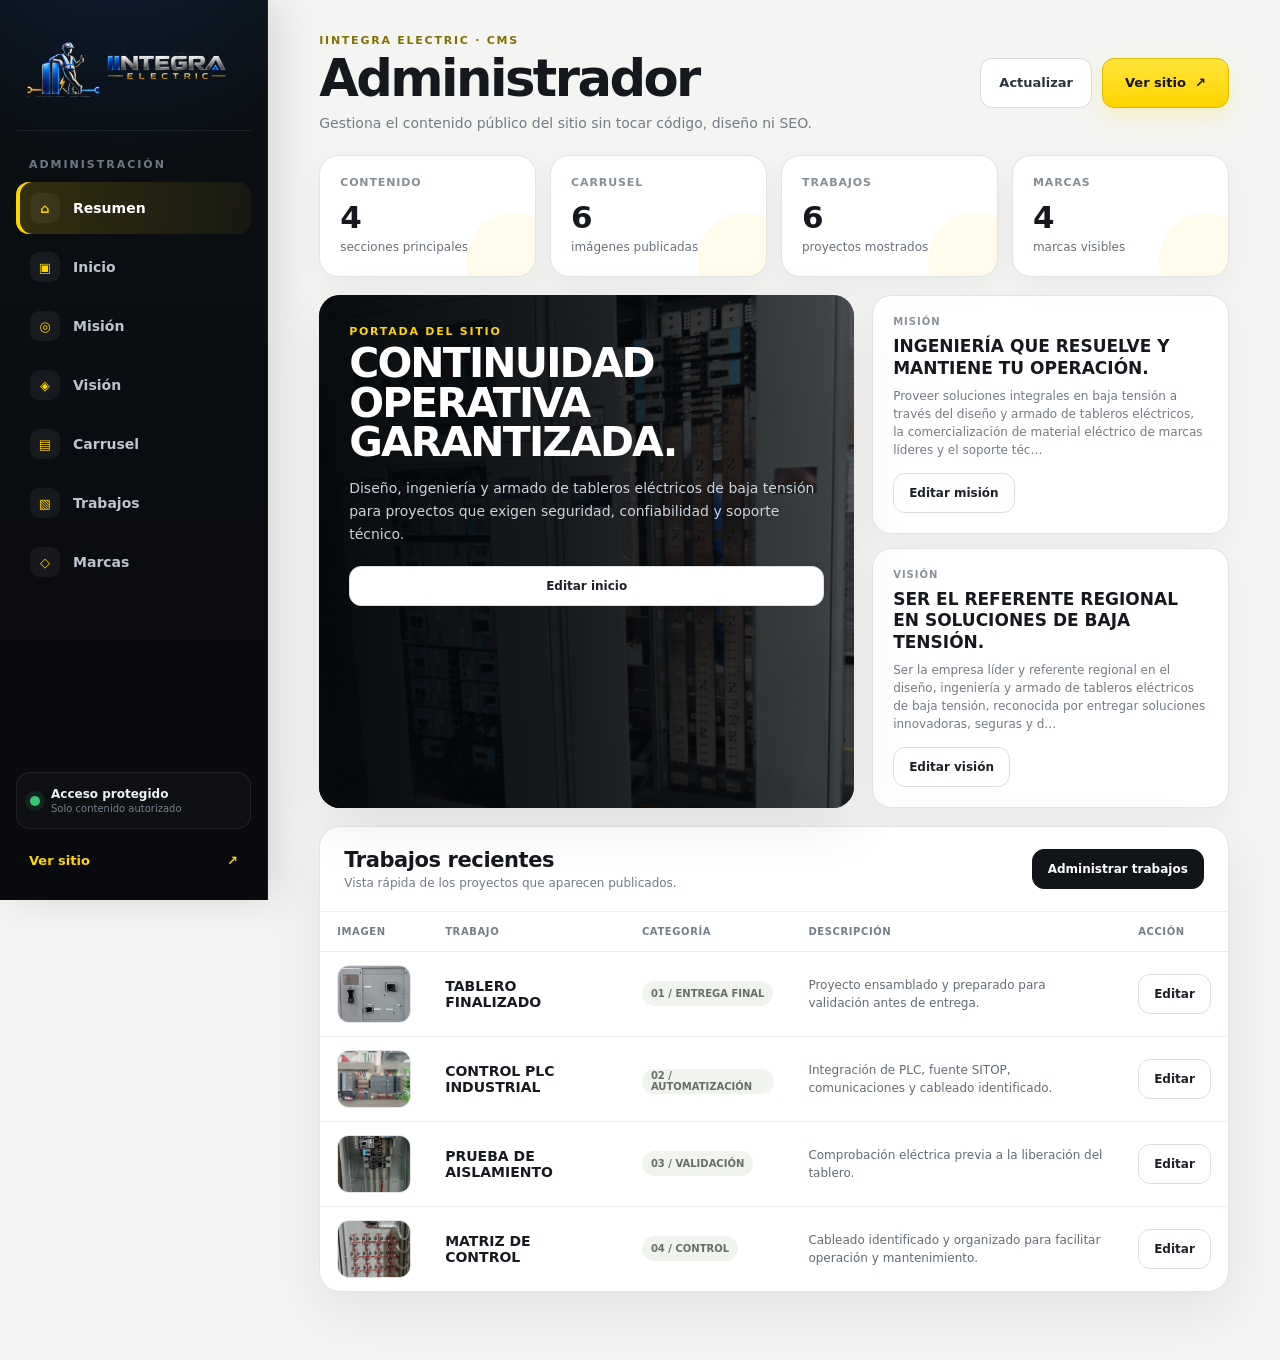
<file: admin/index.html>
<!doctype html>
<html lang="es-MX">
<head>
  <meta charset="utf-8" />
  <meta name="viewport" content="width=device-width, initial-scale=1.0" />
  <meta name="robots" content="noindex,nofollow,noarchive,nosnippet" />
  <meta name="referrer" content="no-referrer" />
  <meta name="theme-color" content="#0b0d10" />
  <title>IINTEGRA ELECTRIC · Panel de administración</title>
  <link rel="stylesheet" href="panel.css?v=148" />
</head>
<body>
  <div class="admin-shell">
    <aside class="admin-sidebar" aria-label="Navegación del panel">
      <a class="brand" href="https://iintegraelectric.com/" target="_blank" rel="noopener noreferrer">
        <img src="../assets/iintegra-logo-ingeniero-v137.webp" alt="IINTEGRA ELECTRIC" />
      </a>

      <div class="sidebar-label">Administración</div>

      <nav class="sidebar-nav">
        <button class="nav-item is-active" type="button" data-view="resumen">
          <span class="nav-icon">⌂</span><span>Resumen</span>
        </button>
        <button class="nav-item" type="button" data-view="inicio">
          <span class="nav-icon">▣</span><span>Inicio</span>
        </button>
        <button class="nav-item" type="button" data-view="mision">
          <span class="nav-icon">◎</span><span>Misión</span>
        </button>
        <button class="nav-item" type="button" data-view="vision">
          <span class="nav-icon">◈</span><span>Visión</span>
        </button>
        <button class="nav-item" type="button" data-view="carrusel">
          <span class="nav-icon">▤</span><span>Carrusel</span>
        </button>
        <button class="nav-item" type="button" data-view="trabajos">
          <span class="nav-icon">▧</span><span>Trabajos</span>
        </button>
        <button class="nav-item" type="button" data-view="marcas">
          <span class="nav-icon">◇</span><span>Marcas</span>
        </button>
      </nav>

      <div class="sidebar-security">
        <span class="security-dot"></span>
        <div>
          <strong>Acceso protegido</strong>
          <small>Solo contenido autorizado</small>
        </div>
      </div>

      <a class="sidebar-site" href="https://iintegraelectric.com/" target="_blank" rel="noopener noreferrer">
        Ver sitio <span aria-hidden="true">↗</span>
      </a>
    </aside>

    <main class="admin-main">
      <section id="dashboardArea" class="dashboard-area">
        <header class="page-header">
          <div>
            <span class="eyebrow">IINTEGRA ELECTRIC · CMS</span>
            <h1 id="viewTitle">Administrador</h1>
            <p id="viewDescription">Gestiona el contenido público del sitio sin tocar código, diseño ni SEO.</p>
          </div>
          <div class="header-actions">
            <button id="refreshData" class="secondary-action" type="button">Actualizar</button>
            <a class="primary-action" href="https://iintegraelectric.com/" target="_blank" rel="noopener noreferrer">
              Ver sitio <span aria-hidden="true">↗</span>
            </a>
          </div>
        </header>

        <div id="statusMessage" class="status-message" hidden></div>

        <section id="dashboardContent" class="dashboard-content" aria-live="polite">
          <div class="loading-card">
            <span class="loading-spinner"></span>
            <strong>Cargando contenido…</strong>
          </div>
        </section>
      </section>

      <section id="editorArea" class="editor-area" hidden>
        <header class="editor-header">
          <div class="editor-heading">
            <button id="backToPanel" class="back-button" type="button">← Volver al panel</button>
            <div>
              <span class="eyebrow">EDITOR DE CONTENIDO</span>
              <h1 id="editorTitle">Editar contenido</h1>
              <p id="editorSubtitle">Edita la información y publica cuando termines.</p>
            </div>
          </div>
          <a class="primary-action" href="https://iintegraelectric.com/" target="_blank" rel="noopener noreferrer">
            Ver sitio <span aria-hidden="true">↗</span>
          </a>
        </header>

        <div class="editor-tip">
          <span class="tip-dot"></span>
          <div>
            <strong id="editingNow">Edición segura.</strong>
            <span> El formulario de publicación se mantiene intacto para evitar errores al guardar.</span>
          </div>
        </div>

        <section class="cms-card cms-card-stable" aria-label="Editor de contenido">
          <div id="cmsLoading" class="cms-loading">
            <span class="loading-spinner"></span>
            <div>
              <strong>Abriendo editor…</strong>
              <small>Puede tardar unos segundos la primera vez.</small>
            </div>
          </div>
          <div id="nc-root"></div>
        </section>
      </section>
    </main>
  </div>

  <div id="toast" class="toast" role="status" aria-live="polite"></div>

  <script src="panel.js?v=148"></script>
</body>
</html>
</file>
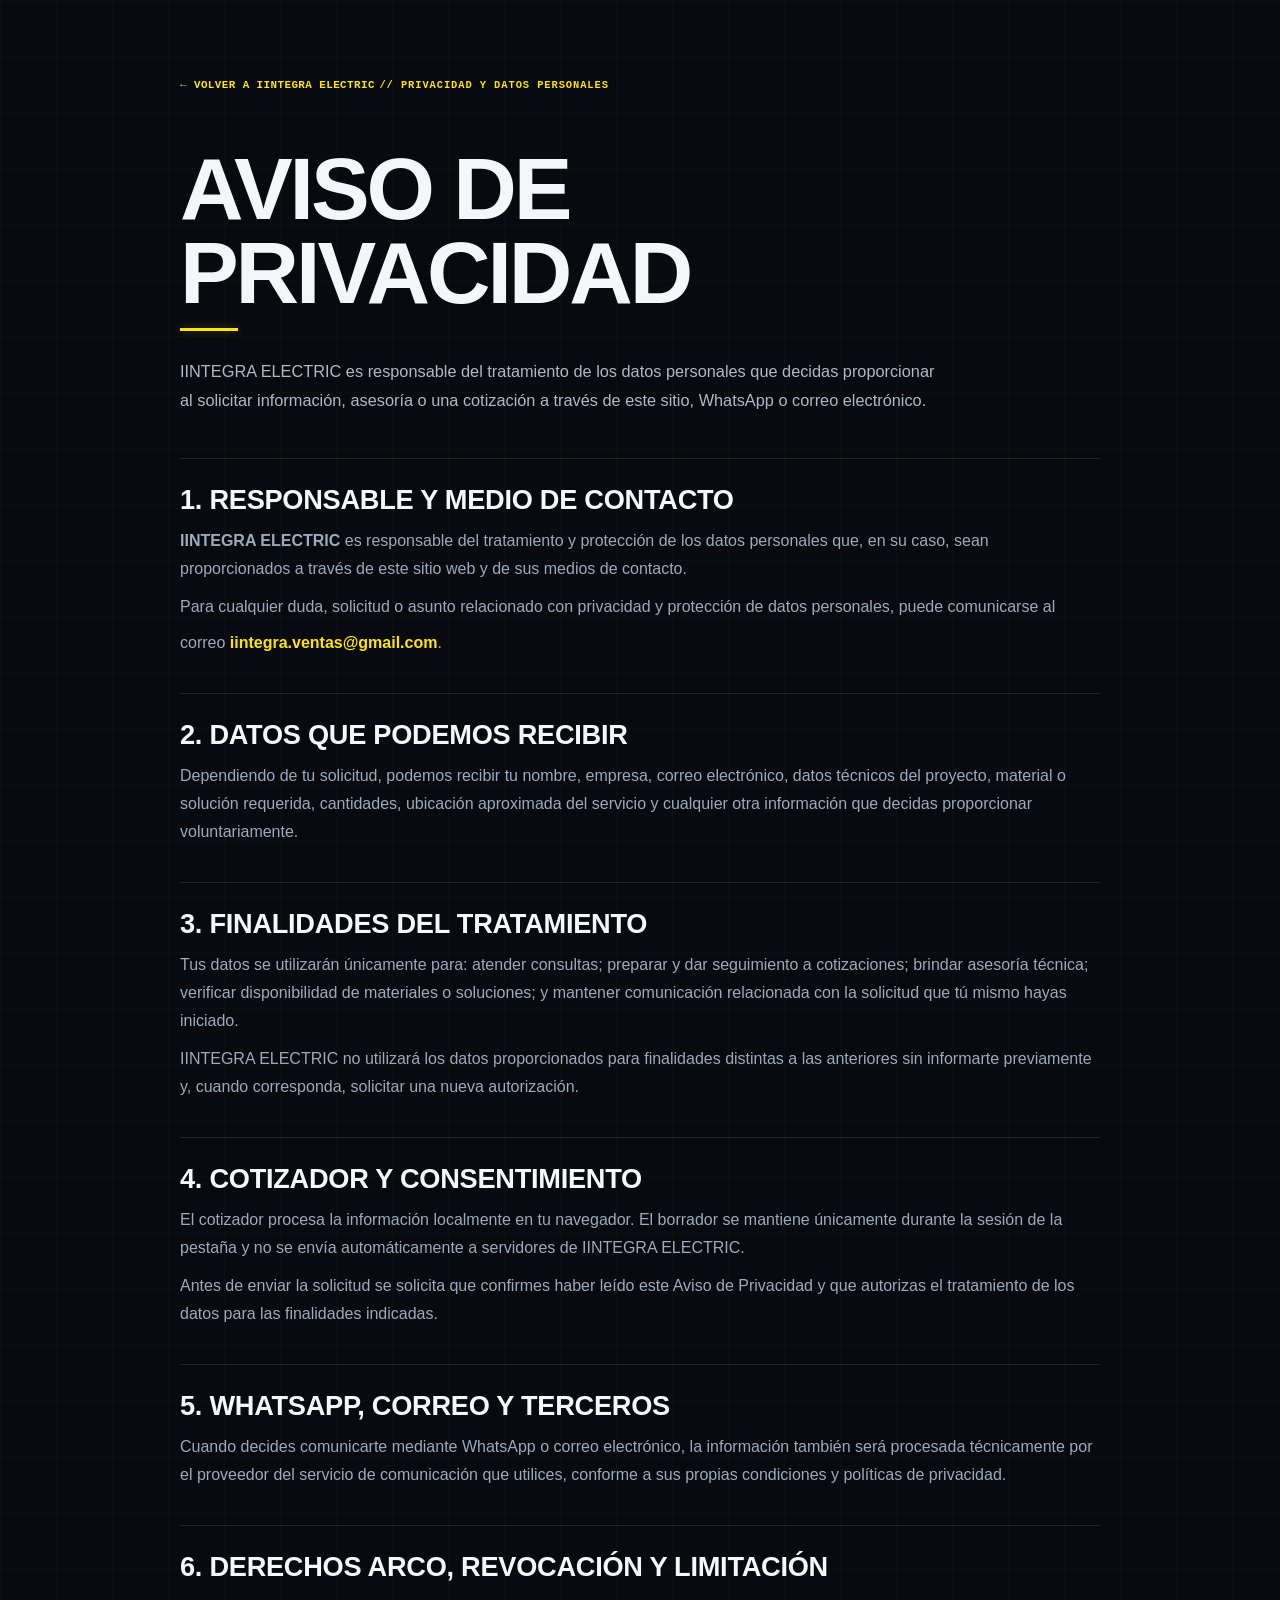
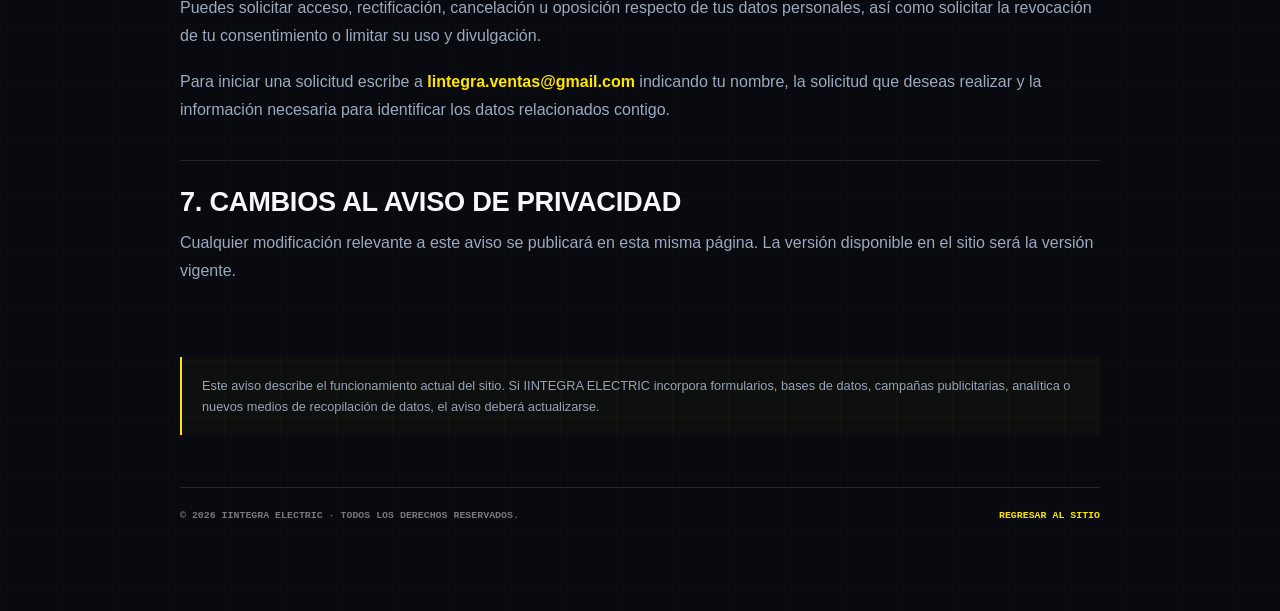
<file: aviso-privacidad.html>
<!DOCTYPE html>
<html lang="es-MX">
<head>
  <meta charset="UTF-8" />
  <meta name="viewport" content="width=device-width, initial-scale=1.0" />
  <meta name="referrer" content="no-referrer" />
  <meta http-equiv="Content-Security-Policy"
        content="default-src 'none'; style-src 'self'; img-src 'self' data:; font-src 'self'; base-uri 'none'; form-action 'none'; object-src 'none'; frame-src 'none'; connect-src 'none'; upgrade-insecure-requests" />
  <meta name="robots" content="index,follow" />
  <title>Aviso de Privacidad | IINTEGRA ELECTRIC</title>
  <meta name="description" content="Aviso de privacidad de IINTEGRA ELECTRIC para solicitudes de información y cotización." />
  <link rel="icon" type="image/png" sizes="48x48" href="assets/favicon-48.png" />
  <link rel="stylesheet" href="styles.css?v=133" />
</head>
<body class="privacy-page">
  <main class="privacy-main">
    <div class="privacy-container">
      <a class="privacy-back" href="index.html">← VOLVER A IINTEGRA ELECTRIC</a>

      <span class="kicker">// PRIVACIDAD Y DATOS PERSONALES</span>
      <h1>AVISO DE PRIVACIDAD</h1>
      <div class="yellow-line"></div>

      <p class="privacy-intro">
        IINTEGRA ELECTRIC es responsable del tratamiento de los datos personales que decidas proporcionar
        al solicitar información, asesoría o una cotización a través de este sitio, WhatsApp o correo electrónico.
      </p>

      <section class="privacy-block">
        <h2>1. RESPONSABLE Y MEDIO DE CONTACTO</h2>
        <p>
          <strong>IINTEGRA ELECTRIC</strong> es responsable del tratamiento y protección de los datos personales
          que, en su caso, sean proporcionados a través de este sitio web y de sus medios de contacto.
        </p>
        <p>
          Para cualquier duda, solicitud o asunto relacionado con privacidad y protección de datos personales,
          puede comunicarse al correo
          <a class="privacy-contact" href="mailto:iintegra.ventas@gmail.com">iintegra.ventas@gmail.com</a>.
        </p>
      </section>

      <section class="privacy-block">
        <h2>2. DATOS QUE PODEMOS RECIBIR</h2>
        <p>
          Dependiendo de tu solicitud, podemos recibir tu nombre, empresa, correo electrónico,
          datos técnicos del proyecto, material o solución requerida, cantidades, ubicación aproximada del servicio
          y cualquier otra información que decidas proporcionar voluntariamente.
        </p>
      </section>

      <section class="privacy-block">
        <h2>3. FINALIDADES DEL TRATAMIENTO</h2>
        <p>
          Tus datos se utilizarán únicamente para: atender consultas; preparar y dar seguimiento a cotizaciones;
          brindar asesoría técnica; verificar disponibilidad de materiales o soluciones; y mantener comunicación
          relacionada con la solicitud que tú mismo hayas iniciado.
        </p>
        <p>
          IINTEGRA ELECTRIC no utilizará los datos proporcionados para finalidades distintas a las anteriores
          sin informarte previamente y, cuando corresponda, solicitar una nueva autorización.
        </p>
      </section>

      <section class="privacy-block">
        <h2>4. COTIZADOR Y CONSENTIMIENTO</h2>
        <p>
          El cotizador procesa la información localmente en tu navegador. El borrador se mantiene únicamente
          durante la sesión de la pestaña y no se envía automáticamente a servidores de IINTEGRA ELECTRIC.
        </p>
        <p>
          Antes de enviar la solicitud se solicita que confirmes haber leído este Aviso de Privacidad
          y que autorizas el tratamiento de los datos para las finalidades indicadas.
        </p>
      </section>

      <section class="privacy-block">
        <h2>5. WHATSAPP, CORREO Y TERCEROS</h2>
        <p>
          Cuando decides comunicarte mediante WhatsApp o correo electrónico, la información también será procesada
          técnicamente por el proveedor del servicio de comunicación que utilices, conforme a sus propias condiciones
          y políticas de privacidad.
        </p>
      </section>

      <section class="privacy-block">
        <h2>6. DERECHOS ARCO, REVOCACIÓN Y LIMITACIÓN</h2>
        <p>
          Puedes solicitar acceso, rectificación, cancelación u oposición respecto de tus datos personales,
          así como solicitar la revocación de tu consentimiento o limitar su uso y divulgación.
        </p>
        <p>
          Para iniciar una solicitud escribe a
          <a class="privacy-contact" href="mailto:Iintegra.ventas@gmail.com">Iintegra.ventas@gmail.com</a>
          indicando tu nombre, la solicitud que deseas realizar y la información necesaria para identificar
          los datos relacionados contigo.
        </p>
      </section>

      <section class="privacy-block">
        <h2>7. CAMBIOS AL AVISO DE PRIVACIDAD</h2>
        <p>
          Cualquier modificación relevante a este aviso se publicará en esta misma página.
          La versión disponible en el sitio será la versión vigente.
        </p>
      </section>

      <p class="privacy-legal-disclaimer">
        Este aviso describe el funcionamiento actual del sitio. Si IINTEGRA ELECTRIC incorpora formularios, bases de datos,
        campañas publicitarias, analítica o nuevos medios de recopilación de datos, el aviso deberá actualizarse.
      </p>

      <div class="privacy-footer">
        <span>© 2026 IINTEGRA ELECTRIC · TODOS LOS DERECHOS RESERVADOS.</span>
        <a href="index.html">REGRESAR AL SITIO</a>
      </div>
    </div>
  </main>
</body>
</html>
</file>
<file: admin/panel.css>
:root {
  --sidebar: #0b0d10;
  --sidebar-2: #10141a;
  --surface: #f4f5f2;
  --card: #ffffff;
  --ink: #15181d;
  --muted: #737b84;
  --line: #e2e5e1;
  --yellow: #ffd400;
  --yellow-deep: #d7b500;
  --yellow-soft: #fff8cf;
  --blue: #1976d2;
  --green: #37b86b;
  --danger: #d9534f;
  --shadow: 0 18px 55px rgba(12, 18, 24, .08);
}

* { box-sizing: border-box; }

html {
  min-height: 100%;
  scroll-behavior: smooth;
  background: var(--surface);
}

body {
  margin: 0;
  min-height: 100vh;
  overflow-x: hidden;
  background: var(--surface);
  color: var(--ink);
  font-family: Inter, ui-sans-serif, system-ui, -apple-system, BlinkMacSystemFont, "Segoe UI", sans-serif;
}

button, input, textarea, select { font: inherit; }
button { cursor: pointer; }

[hidden] { display: none !important; }

.admin-shell { min-height: 100vh; }

.admin-sidebar {
  position: fixed;
  inset: 0 auto 0 0;
  z-index: 12000;
  display: flex;
  flex-direction: column;
  width: 268px;
  padding: 22px 16px 18px;
  background:
    radial-gradient(circle at 45% -12%, rgba(30, 118, 210, .18), transparent 270px),
    linear-gradient(180deg, #0b0f14 0%, #090b0f 72%, #080a0d 100%);
  border-right: 1px solid rgba(255,255,255,.07);
  box-shadow: 12px 0 38px rgba(0,0,0,.11);
}

.brand {
  display: flex;
  align-items: center;
  min-height: 108px;
  padding: 4px 10px 20px;
  border-bottom: 1px solid rgba(255,255,255,.08);
}

.brand img {
  display: block;
  width: 100%;
  max-width: 224px;
  height: 84px;
  object-fit: contain;
  object-position: left center;
}

.sidebar-label {
  margin: 27px 13px 11px;
  color: #6f7985;
  font-size: 11px;
  font-weight: 900;
  letter-spacing: .18em;
  text-transform: uppercase;
}

.sidebar-nav {
  display: grid;
  gap: 7px;
}

.nav-item {
  display: flex;
  align-items: center;
  gap: 13px;
  width: 100%;
  min-height: 52px;
  padding: 0 14px;
  border: 0;
  border-radius: 13px;
  background: transparent;
  color: #bcc4ce;
  text-align: left;
  font-size: 14px;
  font-weight: 780;
  transition: .18s ease;
}

.nav-item:hover {
  background: rgba(255,255,255,.055);
  color: #fff;
  transform: translateX(2px);
}

.nav-item.is-active {
  background: linear-gradient(90deg, rgba(255,212,0,.17), rgba(255,212,0,.055));
  color: #fff;
  box-shadow: inset 4px 0 0 var(--yellow);
}

.nav-icon {
  display: grid;
  place-items: center;
  flex: 0 0 auto;
  width: 30px;
  height: 30px;
  border-radius: 9px;
  background: rgba(255,255,255,.055);
  color: var(--yellow);
  font-size: 13px;
}

.sidebar-security {
  display: flex;
  align-items: center;
  gap: 11px;
  margin-top: auto;
  padding: 14px 13px;
  border: 1px solid rgba(255,255,255,.08);
  border-radius: 14px;
  background: rgba(255,255,255,.025);
}

.security-dot {
  flex: 0 0 auto;
  width: 10px;
  height: 10px;
  border-radius: 50%;
  background: #36c875;
  box-shadow: 0 0 0 5px rgba(54,200,117,.11);
}

.sidebar-security strong,
.sidebar-security small {
  display: block;
}

.sidebar-security strong {
  color: #edf1f5;
  font-size: 12px;
}

.sidebar-security small {
  margin-top: 2px;
  color: #76818e;
  font-size: 10px;
}

.sidebar-site {
  display: flex;
  align-items: center;
  justify-content: space-between;
  margin-top: 10px;
  padding: 14px 13px;
  border-radius: 12px;
  color: var(--yellow);
  text-decoration: none;
  font-size: 13px;
  font-weight: 850;
}

.sidebar-site:hover { background: rgba(255,212,0,.07); }

.admin-main {
  min-height: 100vh;
  margin-left: 268px;
  padding: 34px clamp(24px, 4vw, 58px) 68px;
}

.dashboard-area,
.editor-area {
  width: min(100%, 1460px);
  margin: 0 auto;
}

.page-header,
.editor-header {
  display: flex;
  align-items: center;
  justify-content: space-between;
  gap: 28px;
  margin-bottom: 24px;
}

.eyebrow {
  display: block;
  margin-bottom: 6px;
  color: #837000;
  font-size: 11px;
  font-weight: 900;
  letter-spacing: .16em;
  text-transform: uppercase;
}

.page-header h1,
.editor-header h1 {
  margin: 0;
  font-size: clamp(34px, 4vw, 52px);
  line-height: 1;
  letter-spacing: -.05em;
}

.page-header p,
.editor-header p {
  margin: 11px 0 0;
  color: var(--muted);
  font-size: 14px;
}

.header-actions {
  display: flex;
  align-items: center;
  gap: 10px;
}

.primary-action,
.secondary-action,
.edit-button,
.open-button,
.back-button {
  border-radius: 12px;
  font-weight: 850;
  transition: .18s ease;
}

.primary-action {
  display: inline-flex;
  align-items: center;
  justify-content: center;
  gap: 9px;
  min-height: 50px;
  padding: 0 22px;
  border: 1px solid #ddba00;
  background: linear-gradient(180deg, #ffe439, var(--yellow));
  color: #121419;
  text-decoration: none;
  font-size: 13px;
  box-shadow: 0 9px 22px rgba(255,212,0,.18);
}

.primary-action:hover {
  transform: translateY(-1px);
  box-shadow: 0 13px 28px rgba(255,212,0,.25);
}

.secondary-action {
  min-height: 50px;
  padding: 0 18px;
  border: 1px solid #d8dcdf;
  background: #fff;
  color: #2d333a;
  font-size: 13px;
}

.secondary-action:hover {
  border-color: #c4c9cd;
  background: #fafafa;
}

.status-message {
  margin-bottom: 16px;
  padding: 13px 16px;
  border: 1px solid #dfe6d6;
  border-radius: 13px;
  background: #f4faec;
  color: #526247;
  font-size: 12px;
}

.dashboard-content {
  display: grid;
  gap: 18px;
}

.loading-card {
  display: flex;
  align-items: center;
  gap: 12px;
  min-height: 120px;
  padding: 26px;
  border: 1px solid var(--line);
  border-radius: 20px;
  background: #fff;
  box-shadow: var(--shadow);
}

.loading-spinner {
  width: 22px;
  height: 22px;
  border: 3px solid #eceef0;
  border-top-color: var(--yellow-deep);
  border-radius: 50%;
  animation: spin .8s linear infinite;
}

@keyframes spin { to { transform: rotate(360deg); } }

/* ---------- Dashboard ---------- */

.metrics-grid {
  display: grid;
  grid-template-columns: repeat(4, minmax(0, 1fr));
  gap: 14px;
}

.metric-card {
  position: relative;
  overflow: hidden;
  min-height: 122px;
  padding: 20px;
  border: 1px solid var(--line);
  border-radius: 19px;
  background: #fff;
  box-shadow: 0 10px 30px rgba(12,18,24,.045);
}

.metric-card::after {
  content: "";
  position: absolute;
  width: 95px;
  height: 95px;
  right: -26px;
  bottom: -32px;
  border-radius: 50%;
  background: rgba(255,212,0,.08);
}

.metric-kicker {
  display: block;
  margin-bottom: 13px;
  color: #858d96;
  font-size: 11px;
  font-weight: 850;
  text-transform: uppercase;
  letter-spacing: .08em;
}

.metric-value {
  display: block;
  font-size: 31px;
  font-weight: 900;
  line-height: 1;
}

.metric-label {
  display: block;
  margin-top: 7px;
  color: #68717b;
  font-size: 12px;
}

.panel-card {
  overflow: hidden;
  border: 1px solid var(--line);
  border-radius: 21px;
  background: #fff;
  box-shadow: var(--shadow);
}

.panel-card-head {
  display: flex;
  align-items: center;
  justify-content: space-between;
  gap: 18px;
  padding: 21px 24px;
  border-bottom: 1px solid #edf0ec;
}

.panel-card-head h2 {
  margin: 0;
  font-size: 21px;
  letter-spacing: -.02em;
}

.panel-card-head p {
  margin: 4px 0 0;
  color: var(--muted);
  font-size: 12px;
}

.open-button,
.edit-button {
  min-height: 40px;
  padding: 0 15px;
  border: 1px solid #dcdfe2;
  background: #fff;
  color: #1d2228;
  font-size: 12px;
}

.open-button:hover,
.edit-button:hover {
  border-color: #d2b200;
  background: #fffbea;
}

.edit-button.primary {
  border-color: #11151a;
  background: #11151a;
  color: #fff;
}

.edit-button.primary:hover {
  background: #222830;
  border-color: #222830;
}

.summary-split {
  display: grid;
  grid-template-columns: 1.2fr .8fr;
  gap: 18px;
}

.hero-summary {
  position: relative;
  min-height: 330px;
  overflow: hidden;
  border-radius: 21px;
  background: #0b0f14;
  color: #fff;
  box-shadow: var(--shadow);
}

.hero-summary-image {
  position: absolute;
  inset: 0;
  width: 100%;
  height: 100%;
  object-fit: cover;
  opacity: .48;
}

.hero-summary::after {
  content: "";
  position: absolute;
  inset: 0;
  background: linear-gradient(90deg, rgba(4,7,10,.95) 0%, rgba(4,7,10,.74) 48%, rgba(4,7,10,.22) 100%);
}

.hero-summary-content {
  position: relative;
  z-index: 2;
  display: flex;
  flex-direction: column;
  justify-content: flex-end;
  min-height: 330px;
  padding: 30px;
}

.hero-summary-content .eyebrow { color: var(--yellow); }

.hero-summary-content h2 {
  max-width: 700px;
  margin: 0;
  font-size: clamp(28px, 3.2vw, 48px);
  line-height: .96;
  letter-spacing: -.045em;
}

.hero-summary-content p {
  max-width: 690px;
  margin: 15px 0 20px;
  color: #cbd3dc;
  font-size: 14px;
  line-height: 1.65;
}

.quick-stack {
  display: grid;
  gap: 14px;
}

.quick-card {
  display: flex;
  flex-direction: column;
  justify-content: space-between;
  min-height: 158px;
  padding: 20px;
  border: 1px solid var(--line);
  border-radius: 19px;
  background: #fff;
  box-shadow: 0 10px 30px rgba(12,18,24,.045);
}

.quick-card span {
  color: #8a9199;
  font-size: 10px;
  font-weight: 900;
  letter-spacing: .1em;
  text-transform: uppercase;
}

.quick-card strong {
  display: block;
  margin: 9px 0 7px;
  font-size: 17px;
  line-height: 1.28;
}

.quick-card p {
  margin: 0;
  color: #737b84;
  font-size: 12px;
  line-height: 1.5;
}

.quick-card .edit-button {
  align-self: flex-start;
  margin-top: 14px;
}

.content-card {
  display: grid;
  grid-template-columns: 1fr auto;
  gap: 24px;
  align-items: start;
  padding: 26px;
  border: 1px solid var(--line);
  border-radius: 21px;
  background: #fff;
  box-shadow: var(--shadow);
}

.content-card .section-tag {
  display: inline-flex;
  align-items: center;
  min-height: 27px;
  padding: 0 10px;
  border-radius: 999px;
  background: var(--yellow-soft);
  color: #776500;
  font-size: 10px;
  font-weight: 900;
  letter-spacing: .06em;
  text-transform: uppercase;
}

.content-card h2 {
  max-width: 900px;
  margin: 15px 0 11px;
  font-size: clamp(25px, 3vw, 40px);
  line-height: 1.05;
  letter-spacing: -.035em;
}

.content-card p {
  max-width: 980px;
  margin: 0;
  color: #66707a;
  font-size: 14px;
  line-height: 1.7;
}

.content-actions {
  display: flex;
  gap: 8px;
}

.data-table {
  width: 100%;
  border-collapse: collapse;
}

.data-table th {
  padding: 14px 17px;
  border-bottom: 1px solid #e9ece8;
  color: #757e88;
  text-align: left;
  font-size: 10px;
  font-weight: 900;
  letter-spacing: .06em;
  text-transform: uppercase;
}

.data-table td {
  padding: 13px 17px;
  border-bottom: 1px solid #edf0ed;
  vertical-align: middle;
}

.data-table tr:last-child td { border-bottom: 0; }

.data-table tbody tr {
  transition: background .16s ease;
}

.data-table tbody tr:hover { background: #fbfcfa; }

.thumb {
  display: block;
  width: 74px;
  height: 58px;
  border-radius: 12px;
  object-fit: cover;
  background: #e8ebed;
  border: 1px solid #e2e5e7;
}

.thumb.large {
  width: 92px;
  height: 72px;
}

.item-title {
  display: block;
  color: #171b20;
  font-size: 14px;
  font-weight: 850;
}

.item-subtitle {
  display: block;
  margin-top: 4px;
  color: #77808a;
  font-size: 11px;
  line-height: 1.4;
}

.item-description {
  max-width: 520px;
  color: #626b74;
  font-size: 12px;
  line-height: 1.5;
}

.category-pill {
  display: inline-flex;
  align-items: center;
  min-height: 25px;
  padding: 0 9px;
  border-radius: 999px;
  background: #f0f3ee;
  color: #657066;
  font-size: 10px;
  font-weight: 780;
}

.gallery-grid {
  display: grid;
  grid-template-columns: repeat(3, minmax(0, 1fr));
  gap: 15px;
  padding: 18px;
}

.gallery-card {
  overflow: hidden;
  border: 1px solid #e2e5e2;
  border-radius: 17px;
  background: #fff;
  transition: transform .18s ease, box-shadow .18s ease;
}

.gallery-card:hover {
  transform: translateY(-2px);
  box-shadow: 0 12px 30px rgba(12,18,24,.08);
}

.gallery-card-image {
  position: relative;
  height: 170px;
  overflow: hidden;
  background: #e9ecee;
}

.gallery-card-image img {
  width: 100%;
  height: 100%;
  object-fit: cover;
}

.gallery-index {
  position: absolute;
  top: 11px;
  left: 11px;
  display: grid;
  place-items: center;
  width: 29px;
  height: 29px;
  border-radius: 9px;
  background: rgba(7,10,13,.82);
  color: var(--yellow);
  font-size: 10px;
  font-weight: 900;
  backdrop-filter: blur(8px);
}

.gallery-card-body {
  padding: 15px;
}

.gallery-card-body strong {
  display: block;
  min-height: 38px;
  font-size: 13px;
  line-height: 1.45;
}

.gallery-card-body small {
  display: block;
  min-height: 31px;
  margin-top: 6px;
  color: #7a838c;
  font-size: 10px;
  line-height: 1.5;
}

.gallery-card-body .edit-button { margin-top: 13px; }

.brand-grid {
  display: grid;
  grid-template-columns: repeat(3, minmax(0,1fr));
  gap: 15px;
  padding: 18px;
}

.brand-card {
  position: relative;
  min-height: 180px;
  padding: 23px;
  overflow: hidden;
  border: 1px solid #e2e5e2;
  border-radius: 18px;
  background:
    linear-gradient(135deg, rgba(255,212,0,.08), transparent 48%),
    #fff;
}

.brand-card::after {
  content: "";
  position: absolute;
  width: 110px;
  height: 110px;
  right: -38px;
  bottom: -45px;
  border: 15px solid rgba(255,212,0,.08);
  border-radius: 50%;
}

.brand-name {
  position: relative;
  z-index: 2;
  display: block;
  margin-top: 12px;
  font-size: 30px;
  font-weight: 950;
  letter-spacing: -.045em;
}

.brand-category {
  position: relative;
  z-index: 2;
  display: block;
  margin-top: 7px;
  color: #747d86;
  font-size: 11px;
  font-weight: 700;
}

.brand-card .edit-button {
  position: relative;
  z-index: 2;
  margin-top: 25px;
}

.empty-state {
  padding: 38px 24px;
  text-align: center;
  color: #767f88;
}

.empty-state strong {
  display: block;
  margin-bottom: 6px;
  color: #2b3137;
}

/* ---------- Editor ---------- */

.editor-heading {
  display: flex;
  align-items: center;
  gap: 18px;
}

.back-button {
  flex: 0 0 auto;
  min-height: 44px;
  padding: 0 15px;
  border: 1px solid #d8dcdf;
  background: #fff;
  color: #272d34;
  font-size: 12px;
}

.back-button:hover { background: #fafafa; }

.editor-tip {
  display: flex;
  align-items: flex-start;
  gap: 11px;
  margin-bottom: 15px;
  padding: 13px 15px;
  border: 1px solid #dce7cc;
  border-radius: 13px;
  background: #f3f9e9;
  color: #536149;
  font-size: 12px;
  line-height: 1.5;
}

.tip-dot {
  flex: 0 0 auto;
  width: 9px;
  height: 9px;
  margin-top: 5px;
  border-radius: 50%;
  background: #7fa629;
  box-shadow: 0 0 0 4px rgba(127,166,41,.11);
}

.cms-card {
  overflow: hidden;
  min-height: 720px;
  border: 1px solid #dde2e5;
  border-radius: 20px;
  background: #fff;
  box-shadow: var(--shadow);
}

#nc-root {
  min-height: 720px;
  background: #fff;
}

@media (max-width: 1180px) {
  .metrics-grid { grid-template-columns: repeat(2, minmax(0,1fr)); }
  .summary-split { grid-template-columns: 1fr; }
  .gallery-grid { grid-template-columns: repeat(2, minmax(0,1fr)); }
  .brand-grid { grid-template-columns: repeat(2, minmax(0,1fr)); }
}

@media (max-width: 900px) {
  .admin-sidebar { width: 224px; }
  .admin-main { margin-left: 224px; padding-left: 20px; padding-right: 20px; }
  .page-header, .editor-header { align-items: flex-start; flex-direction: column; }
  .header-actions { width: 100%; }
  .primary-action, .secondary-action { flex: 1; }
  .content-card { grid-template-columns: 1fr; }
  .content-actions { justify-content: flex-start; }
}

@media (max-width: 720px) {
  .admin-sidebar {
    position: relative;
    width: 100%;
    min-height: auto;
    padding: 12px;
  }

  .brand {
    min-height: 72px;
    padding-bottom: 12px;
  }

  .brand img {
    width: 200px;
    height: 62px;
  }

  .sidebar-label,
  .sidebar-security { display: none; }

  .sidebar-nav {
    display: flex;
    gap: 6px;
    overflow-x: auto;
    padding-bottom: 4px;
  }

  .nav-item {
    flex: 0 0 auto;
    min-height: 42px;
    padding: 0 10px;
    font-size: 12px;
  }

  .nav-icon { width: 25px; height: 25px; }

  .sidebar-site {
    position: absolute;
    top: 22px;
    right: 16px;
    margin: 0;
  }

  .admin-main {
    margin-left: 0;
    padding: 22px 13px 48px;
  }

  .metrics-grid,
  .gallery-grid,
  .brand-grid { grid-template-columns: 1fr; }

  .page-header h1,
  .editor-header h1 { font-size: 35px; }

  .hero-summary-content { padding: 22px; }

  .panel-card {
    overflow-x: auto;
  }

  .data-table { min-width: 760px; }

  .editor-heading {
    align-items: flex-start;
    flex-direction: column;
  }
}


/* =========================================================
   V148 · EDITOR ESTABLE
   No se modifica el DOM interno de Decap CMS.
   ========================================================= */

.cms-card-stable {
  position: relative;
  overflow: visible;
  min-height: 760px;
  padding: 0;
  border: 1px solid #dde2e5;
  border-radius: 20px;
  background: #fff;
  box-shadow: var(--shadow);
}

.cms-loading {
  display: flex;
  align-items: center;
  gap: 14px;
  min-height: 140px;
  padding: 28px;
  color: #29313a;
}

.cms-loading small {
  display: block;
  margin-top: 5px;
  color: #7a838c;
  font-size: 12px;
}

.cms-loading.is-hidden {
  display: none;
}

#nc-root {
  position: relative;
  width: 100%;
  min-height: 720px;
  overflow: visible;
  background: #fff;
  border-radius: 20px;
}

/* La app oficial de Decap se monta aquí. No estilizamos sus hijos. */

.editor-area .editor-header {
  margin-bottom: 18px;
}

.editor-area .editor-tip {
  margin-bottom: 14px;
}

.editor-area {
  width: min(100%, 1500px);
}

@media (max-width: 900px) {
  .cms-card-stable,
  #nc-root {
    min-height: 680px;
  }
}
</file>
<file: styles.css>
:root{
  --bg:#080A0F;
  --panel:#0F141C;
  --panel2:#121923;
  --yellow:#FFE600;
  --cyan:#58E0FF;
  --green:#10B981;
  --white:#F4F7FA;
  --muted:#91A0B3;
  --border:rgba(255,255,255,.09);
  --yellow-border:rgba(255,230,0,.35);
  --cyan-border:rgba(88,224,255,.3);
  --container:1320px;
  --ease:cubic-bezier(.22,.8,.2,1);
  --font-heading:"Arial Narrow","Roboto Condensed","Segoe UI",sans-serif;
  --font-mono:"Cascadia Mono","Consolas",monospace;
  --font-main:"Segoe UI",Arial,sans-serif;
}

*{box-sizing:border-box;margin:0;padding:0}
html{scroll-behavior:smooth;scroll-padding-top:92px}
body{background:var(--bg);color:var(--white);font-family:var(--font-main);line-height:1.6;overflow-x:hidden}
body.modal-open{overflow:hidden}
a{color:inherit;text-decoration:none}
button,input,textarea{font:inherit}
button{color:inherit}
img{display:block;max-width:100%}
::selection{background:var(--yellow);color:#000}
.container,.nav-container{width:min(92%,var(--container));margin-inline:auto}

.tech-grid{position:fixed;inset:0;z-index:-2;pointer-events:none;background-image:linear-gradient(rgba(255,230,0,.035) 1px,transparent 1px),linear-gradient(90deg,rgba(255,230,0,.035) 1px,transparent 1px);background-size:72px 72px}
.tech-frame{position:fixed;inset:16px;z-index:1500;pointer-events:none;border:1px solid rgba(255,230,0,.28)}
.frame-label{position:absolute;color:var(--yellow);font:700 .58rem var(--font-mono);letter-spacing:.08em}
.frame-top{top:8px;right:12px}.frame-bottom-left{bottom:8px;left:12px}.frame-bottom-right{bottom:8px;right:12px}
.scroll-progress{position:fixed;top:0;left:0;width:0;height:3px;z-index:5000;background:linear-gradient(90deg,var(--yellow),var(--cyan));box-shadow:0 0 14px rgba(255,230,0,.4)}
.cursor-glow{position:fixed;width:320px;height:320px;border-radius:50%;z-index:-1;pointer-events:none;opacity:0;background:radial-gradient(circle,rgba(255,230,0,.07),transparent 68%);transform:translate(-50%,-50%)}

.navbar{position:fixed;top:0;left:0;width:100%;z-index:1200;padding:17px 0;transition:padding .28s var(--ease),background .28s ease,backdrop-filter .28s ease,box-shadow .28s ease}
.navbar.scrolled{padding:10px 0;background:rgba(8,10,15,.88);backdrop-filter:blur(16px);border-bottom:1px solid rgba(255,230,0,.14);box-shadow:0 12px 32px rgba(0,0,0,.2)}
.nav-container{display:grid;grid-template-columns:auto minmax(230px,330px) 1fr auto;gap:24px;align-items:center}
.brand{display:flex;align-items:center;gap:10px;white-space:nowrap;font:800 1.05rem var(--font-heading);letter-spacing:.03em}
.brand img{width:210px;height:58px;border-radius:0;object-fit:contain;object-position:left center;box-shadow:none}
.brand b{color:var(--yellow)}
.search-wrap{position:relative}
.search-box{position:relative;display:block}
.search-box input{width:100%;height:42px;padding:0 44px 0 14px;border:1px solid rgba(255,230,0,.3);background:rgba(15,20,28,.88);color:#fff;outline:none;font:600 .66rem var(--font-mono);letter-spacing:.03em}
.search-box input:focus{border-color:var(--yellow);box-shadow:0 0 16px rgba(255,230,0,.08)}
.search-symbol{position:absolute;right:15px;top:50%;width:15px;height:15px;border:2px solid var(--yellow);border-radius:50%;transform:translateY(-55%)}
.search-symbol:after{content:"";position:absolute;width:7px;height:2px;background:var(--yellow);right:-5px;bottom:-3px;transform:rotate(45deg)}
.search-results{position:absolute;left:0;right:0;top:calc(100% + 6px);display:none;max-height:330px;overflow:auto;border:1px solid var(--yellow);background:#0D121A;box-shadow:0 20px 45px rgba(0,0,0,.4)}
.search-results.open{display:block}
.search-result{display:block;width:100%;padding:12px 14px;border:0;border-bottom:1px solid var(--border);background:transparent;text-align:left;cursor:pointer}
.search-result:hover{background:var(--yellow);color:#000}.search-result strong{display:block;font:800 .82rem var(--font-heading)}.search-result small{display:block;color:var(--muted);font-size:.68rem;margin-top:3px}.search-result:hover small{color:rgba(0,0,0,.65)}

.nav-links{display:flex;justify-content:flex-end;align-items:center;gap:18px}
.nav-links a,.nav-links button{position:relative;border:0;background:none;color:var(--muted);font:700 .64rem var(--font-mono);letter-spacing:.08em;cursor:pointer}
.nav-links a:hover,.nav-links a.active,.nav-links button:hover{color:var(--yellow)}
.nav-catalog{padding:10px 12px!important;border:1px solid rgba(255,230,0,.36)!important;color:var(--yellow)!important}
.nav-quote{padding:11px 15px;background:var(--yellow)!important;color:#000!important}
.menu-toggle{display:none;width:44px;height:44px;border:1px solid rgba(255,230,0,.34);background:transparent;cursor:pointer}
.menu-toggle span{display:block;width:20px;height:2px;margin:4px auto;background:var(--yellow)}

.hero{position:relative;min-height:100svh;display:flex;align-items:center;padding:135px 0 84px;overflow:hidden
  background-image: url("images/hero-portada-original.webp");
}
.hero-bg{position:absolute;inset:0;z-index:-2;background:linear-gradient(90deg,rgba(8,10,15,.98) 0%,rgba(8,10,15,.92) 35%,rgba(8,10,15,.60) 69%,rgba(8,10,15,.72) 100%),linear-gradient(180deg,transparent 70%,var(--bg) 100%),url("images/hero-portada-original.webp") center/cover no-repeat;animation:heroZoom 1.5s var(--ease) both}
@keyframes heroZoom{from{transform:scale(1.045)}to{transform:scale(1)}}
.energy-trace{position:absolute;z-index:-1;top:36%;left:48%;width:28%;height:1px;background:linear-gradient(90deg,transparent,var(--cyan),transparent);box-shadow:0 0 10px rgba(88,224,255,.3);opacity:0;animation:energyTrace 7s ease-in-out 1.5s infinite}
@keyframes energyTrace{0%,20%,100%{opacity:0;transform:translateX(-45%) scaleX(.6)}38%{opacity:.24}60%{opacity:.1;transform:translateX(95%) scaleX(1)}78%{opacity:0;transform:translateX(130%) scaleX(.7)}}
.hero-grid{display:grid;grid-template-columns:1.04fr .96fr;gap:65px;align-items:center}
.hero-copy{max-width:690px}
.hero-eyebrow{color:var(--yellow);font:700 .67rem var(--font-mono);letter-spacing:.1em}
.hero-copy h1{margin:18px 0 23px;font:900 clamp(3.9rem,6.4vw,6.8rem)/.88 var(--font-heading);letter-spacing:-.035em;text-transform:uppercase}
.hero-copy h1 span{display:block;color:var(--yellow)}
.hero-copy>p{max-width:610px;color:var(--muted);font-size:1rem}
.hero-actions{display:flex;gap:12px;flex-wrap:wrap;margin-top:28px}
.btn{position:relative;overflow:hidden;display:inline-flex;align-items:center;justify-content:center;gap:13px;min-height:50px;padding:0 20px;border:1px solid var(--yellow);font:800 .67rem var(--font-mono);letter-spacing:.05em;cursor:pointer;transition:transform .22s var(--ease),box-shadow .25s ease,background .25s ease}
.btn:after{content:"";position:absolute;top:0;left:-120%;width:55%;height:100%;background:linear-gradient(90deg,transparent,rgba(255,255,255,.22),transparent);transform:skewX(-20deg);transition:left .55s ease}
.btn:hover{transform:translateY(-3px);box-shadow:0 13px 26px rgba(0,0,0,.22),0 0 20px rgba(255,230,0,.08)}.btn:hover:after{left:145%}.btn span{transition:transform .2s ease}.btn:hover span{transform:translateX(3px)}
.btn-primary{background:var(--yellow);color:#000}.btn-outline{background:rgba(8,10,15,.3);color:#fff}
.hero-tags{display:flex;flex-wrap:wrap;gap:10px;margin-top:28px}.hero-tags span{padding:6px 8px;border:1px solid rgba(255,230,0,.18);color:var(--yellow);font:700 .54rem var(--font-mono)}
.hero-seq{animation:heroIn .68s var(--ease) both}.hero-seq:nth-child(1){animation-delay:.06s}.hero-seq:nth-child(2){animation-delay:.14s}.hero-seq:nth-child(3){animation-delay:.27s}.hero-seq:nth-child(4){animation-delay:.39s}.hero-seq:nth-child(5){animation-delay:.50s}
@keyframes heroIn{from{opacity:.55;transform:translateY(14px)}to{opacity:1;transform:none}}

.hero-gallery{border:1px solid rgba(255,230,0,.42);padding:14px;background:rgba(15,20,28,.91);box-shadow:0 24px 70px rgba(0,0,0,.34);backdrop-filter:blur(9px)}
.gallery-top{display:flex;justify-content:space-between;gap:20px;margin-bottom:10px;color:var(--yellow);font:700 .6rem var(--font-mono)}
.carousel{position:relative;height:380px;overflow:hidden;background:#090D13;border:1px solid var(--border)}
.carousel-slide{position:absolute;inset:0;opacity:0;transform:scale(1.025);transition:opacity .65s ease,transform .85s var(--ease)}
.carousel-slide.active{opacity:1;transform:scale(1)}
.carousel-slide img{width:100%;height:100%;object-fit:cover}.carousel-slide:after{content:"";position:absolute;inset:0;background:linear-gradient(180deg,transparent 48%,rgba(8,10,15,.88))}
.carousel-slide figcaption{position:absolute;z-index:2;left:18px;right:18px;bottom:18px;color:var(--yellow);font:800 .72rem var(--font-mono)}
.carousel-arrow{position:absolute;z-index:5;top:50%;width:42px;height:42px;border:1px solid rgba(255,230,0,.52);background:rgba(8,10,15,.82);color:var(--yellow);font-size:1.4rem;cursor:pointer;transform:translateY(-50%);transition:.2s ease}.carousel-arrow:hover{background:var(--yellow);color:#000}.prev{left:10px}.next{right:10px}
.carousel-dots{position:absolute;z-index:5;top:14px;left:50%;display:flex;gap:6px;transform:translateX(-50%)}.carousel-dots button{width:22px;height:3px;border:0;background:rgba(255,255,255,.28);cursor:pointer}.carousel-dots button.active{background:var(--yellow)}
.carousel-progress{position:absolute;z-index:5;left:0;right:0;bottom:0;height:3px;background:rgba(255,255,255,.08)}.carousel-progress span{display:block;width:0;height:100%;background:var(--yellow);box-shadow:0 0 12px rgba(255,230,0,.5)}
.demo-note{margin-top:9px;color:var(--muted);font:600 .55rem var(--font-mono)}

.metrics{border-top:1px solid rgba(255,230,0,.28);border-bottom:1px solid rgba(255,230,0,.28);background:#0D1219}.metrics-grid{display:grid;grid-template-columns:repeat(4,1fr)}.metric{padding:29px 22px;border-right:1px solid var(--border)}.metric:first-child{border-left:1px solid var(--border)}.metric strong{display:block;font:900 2.5rem/1 var(--font-heading)}.metric span{display:block;margin-top:7px;color:var(--muted);font:700 .58rem var(--font-mono)}

.section{padding:105px 0}.section-alt{background:#0D1219}
.section-heading{display:grid;grid-template-columns:1fr 140px;gap:34px;align-items:end;margin-bottom:32px}.section-heading.simple{grid-template-columns:1fr}.section-heading .kicker,.kicker{color:var(--yellow);font:700 .65rem var(--font-mono);letter-spacing:.09em}.section-heading h2,.quote-copy h2{margin-top:7px;font:900 clamp(2.5rem,4.8vw,4.7rem)/.96 var(--font-heading);letter-spacing:-.02em}.yellow-line{width:58px;height:3px;margin-top:14px;background:var(--yellow);box-shadow:0 0 10px rgba(255,230,0,.25)}.section-heading p{max-width:740px;margin-top:18px;color:var(--muted)}
.section-mark{width:120px;height:120px;display:grid;place-items:center;justify-self:end;border:1px solid rgba(255,230,0,.17);background:rgba(255,230,0,.025)}.section-mark img{width:90px;height:90px;border-radius:10px;object-fit:cover}

.about-grid{display:grid;grid-template-columns:repeat(2,1fr);gap:20px}
.about-card{position:relative;overflow:hidden;min-height:470px;padding:34px 32px 28px;display:flex;flex-direction:column;border:1px solid rgba(255,230,0,.16);background:linear-gradient(180deg,rgba(255,230,0,.035),transparent 20%),linear-gradient(145deg,#111925,#090C12);box-shadow:0 18px 36px rgba(0,0,0,.18);transition:transform .3s var(--ease),border-color .3s ease,box-shadow .3s ease}
.about-card:before{content:"";position:absolute;left:0;top:0;width:100%;height:3px;background:linear-gradient(90deg,var(--yellow),rgba(255,230,0,.25))}
.about-card.vision:before{background:linear-gradient(90deg,var(--cyan),rgba(88,224,255,.15))}
.about-card:after{content:"";position:absolute;right:-100px;top:-100px;width:220px;height:220px;border-radius:50%;background:radial-gradient(circle,rgba(255,230,0,.09),transparent 68%);transition:.4s ease}.about-card.vision:after{background:radial-gradient(circle,rgba(88,224,255,.1),transparent 68%)}
.about-card:hover{transform:translateY(-7px);border-color:rgba(88,224,255,.35);box-shadow:0 26px 55px rgba(0,0,0,.28),0 0 24px rgba(88,224,255,.06)}
.card-head{position:relative;z-index:2;display:flex;justify-content:space-between;align-items:center}.card-number{padding:6px 9px;border:1px solid rgba(255,230,0,.22);color:var(--yellow);font:700 .58rem var(--font-mono)}.card-icon{width:42px;height:42px;display:grid;place-items:center;border:1px solid rgba(255,230,0,.25);color:var(--yellow);font-size:1rem}.card-icon.cyan{border-color:var(--cyan-border);color:var(--cyan)}
.card-label{position:relative;z-index:2;margin-top:34px;color:var(--yellow);font:700 .58rem var(--font-mono);letter-spacing:.1em}.cyan-text{color:var(--cyan)}
.about-card h3{position:relative;z-index:2;max-width:620px;margin:10px 0 16px;font:900 clamp(1.75rem,2.6vw,2.35rem)/1.02 var(--font-heading)}.about-card p{position:relative;z-index:2;color:rgba(225,232,242,.78);font-size:.94rem;line-height:1.78}
.chips{position:relative;z-index:2;display:flex;flex-wrap:wrap;gap:8px;margin-top:auto;padding-top:24px}.chips span{padding:7px 9px;border:1px solid rgba(255,230,0,.18);color:var(--yellow);font:700 .53rem var(--font-mono)}.cyan-chips span{border-color:rgba(88,224,255,.18);color:var(--cyan)}

.services-grid{display:grid;grid-template-columns:repeat(2,1fr);gap:18px}.service-card{display:grid;grid-template-columns:.95fr 1.05fr;min-height:320px;border:1px solid var(--border);background:#0B1017;overflow:hidden;transition:transform .3s var(--ease),border-color .3s ease,box-shadow .3s ease}.service-card:hover{transform:translateY(-6px);border-color:rgba(88,224,255,.35);box-shadow:0 20px 45px rgba(0,0,0,.22),0 0 20px rgba(88,224,255,.05)}.service-image{overflow:hidden}.service-image img{width:100%;height:100%;object-fit:cover;transition:transform .55s var(--ease)}.service-card:hover img{transform:scale(1.035)}.service-copy{padding:28px;display:flex;flex-direction:column;justify-content:center}.service-copy>span{color:var(--yellow);font:700 .58rem var(--font-mono)}.service-copy h3{margin:16px 0 10px;font:900 1.55rem var(--font-heading)}.service-copy p{color:var(--muted);font-size:.86rem}

.solutions-grid{display:grid;grid-template-columns:repeat(2,1fr);gap:18px}.solution-card{display:grid;grid-template-columns:.95fr 1.05fr;border:1px solid var(--border);background:#0D1219;min-height:355px;overflow:hidden;transition:transform .3s var(--ease),border-color .3s ease,box-shadow .3s ease}.solution-card:hover{transform:translateY(-6px);border-color:rgba(88,224,255,.34);box-shadow:0 20px 48px rgba(0,0,0,.25),0 0 20px rgba(88,224,255,.05)}.solution-card img{width:100%;height:100%;object-fit:cover;transition:transform .55s var(--ease)}.solution-card:hover img{transform:scale(1.035)}.solution-card>div{padding:28px;display:flex;flex-direction:column;justify-content:center}.solution-card>div>span{color:var(--yellow);font:700 .57rem var(--font-mono)}.solution-card h3{margin:12px 0;font:900 1.55rem/1.05 var(--font-heading)}.solution-card p{color:var(--muted);font-size:.86rem}.text-action{align-self:flex-start;margin-top:22px;border:0;background:none;color:var(--yellow);font:800 .59rem var(--font-mono);cursor:pointer}

.process{position:relative;display:grid;grid-template-columns:repeat(5,1fr);gap:14px;padding-top:24px}.process-track{position:absolute;left:4%;right:4%;top:47px;height:1px;background:rgba(255,255,255,.10)}.process-track span{display:block;width:0;height:100%;background:linear-gradient(90deg,var(--yellow),var(--cyan));box-shadow:0 0 10px rgba(255,230,0,.38);transition:width 1.7s var(--ease)}.process.active .process-track span{width:100%}.process-step{position:relative;padding:67px 14px 10px 0}.process-step b{position:absolute;top:0;left:0;color:var(--yellow);font:700 .57rem var(--font-mono)}.process-dot{position:absolute;top:38px;left:0;width:18px;height:18px;border-radius:50%;border:1px solid var(--yellow);background:#0D1219;box-shadow:0 0 0 rgba(255,230,0,0);transition:background .3s ease,box-shadow .3s ease}.process.active .process-step:nth-of-type(2) .process-dot{transition-delay:.15s}.process.active .process-step:nth-of-type(3) .process-dot{transition-delay:.45s}.process.active .process-step:nth-of-type(4) .process-dot{transition-delay:.75s}.process.active .process-step:nth-of-type(5) .process-dot{transition-delay:1.05s}.process.active .process-step:nth-of-type(6) .process-dot{transition-delay:1.35s}.process.active .process-dot{background:var(--yellow);box-shadow:0 0 15px rgba(255,230,0,.42)}.process-step h3{font:900 1.25rem var(--font-heading)}.process-step p{margin-top:7px;color:var(--muted);font-size:.78rem}

.quote-section{position:relative;padding:82px 0;background:linear-gradient(90deg,rgba(255,230,0,.06),transparent 60%),#0D1219;border-top:1px solid rgba(255,230,0,.2);border-bottom:1px solid rgba(255,230,0,.2);overflow:hidden}.quote-section:after{content:"";position:absolute;left:5%;right:5%;bottom:18px;height:1px;background:linear-gradient(90deg,transparent,var(--yellow),var(--cyan),transparent);opacity:.15}.quote-grid{display:grid;grid-template-columns:1.15fr .85fr;gap:48px;align-items:center}.quote-copy p{max-width:760px;margin-top:14px;color:var(--muted)}.quote-actions{display:flex;flex-wrap:wrap;gap:12px;margin-top:26px}.contact-panel{padding:27px;border:1px solid rgba(255,230,0,.27);background:linear-gradient(145deg,#121923,#090C12);box-shadow:0 22px 50px rgba(0,0,0,.22)}.contact-panel>a,.contact-panel>div{display:grid;grid-template-columns:42px 1fr;gap:13px;align-items:center;padding:16px 0;border-bottom:1px solid var(--border)}.contact-panel>a:last-of-type+div{border-bottom:0}.contact-icon{width:40px;height:40px;display:grid;place-items:center;border:1px solid rgba(255,230,0,.28);color:var(--yellow);font:800 .7rem var(--font-mono)}.contact-panel small,.contact-panel strong{display:block}.contact-panel small{color:var(--muted);font:700 .52rem var(--font-mono)}.contact-panel strong{margin-top:2px;font-size:.82rem;overflow-wrap:anywhere}

.footer{padding:58px 0 24px;background:#05070B}.footer-grid{display:grid;grid-template-columns:1.7fr 1fr 1fr 1fr;gap:38px}.footer-brand{display:flex;gap:14px}.footer-brand img{width:190px;height:72px;border-radius:0;object-fit:contain;object-position:left center}.footer-brand strong{font:900 1rem var(--font-heading)}.footer-brand p,.footer p{margin-top:7px;color:var(--muted);font-size:.77rem}.footer h3{margin-bottom:11px;color:#fff;font:800 .61rem var(--font-mono)}.footer-grid>div:not(.footer-brand){display:flex;flex-direction:column}.footer a{margin:4px 0;color:var(--muted);font-size:.75rem}.footer a:hover{color:var(--yellow)}.footer-whatsapp{margin-top:12px!important;color:var(--yellow)!important;font:800 .61rem var(--font-mono)!important}.footer-bottom{display:flex;justify-content:space-between;gap:20px;margin-top:42px;padding-top:20px;border-top:1px solid var(--border);color:rgba(255,255,255,.35);font:600 .55rem var(--font-mono)}

.modal{position:fixed;inset:0;z-index:4000;display:grid;place-items:center;opacity:0;visibility:hidden;transition:.2s ease}.modal.open{opacity:1;visibility:visible}.modal-backdrop{position:absolute;inset:0;background:rgba(3,5,8,.88);backdrop-filter:blur(7px)}.modal-card{position:relative;z-index:2;width:min(92%,850px);max-height:84vh;overflow:auto;padding:28px;border:1px solid var(--yellow);background:#0F141C;box-shadow:0 30px 90px rgba(0,0,0,.5)}.modal-head{display:flex;justify-content:space-between;gap:20px;align-items:flex-start;margin-bottom:22px}.modal-head h2{font:900 2.2rem var(--font-heading)}.modal-close{width:40px;height:40px;border:1px solid var(--yellow);background:transparent;color:var(--yellow);font-size:1.3rem;cursor:pointer}.catalog-grid{display:grid;grid-template-columns:repeat(2,1fr);gap:10px}.catalog-item{padding:16px;border:1px solid var(--border);background:#090D13;text-align:left;cursor:pointer}.catalog-item:hover{border-color:var(--yellow);background:rgba(255,230,0,.04)}.catalog-item strong{display:block;font:800 .95rem var(--font-heading)}.catalog-item p{margin-top:5px;color:var(--muted);font-size:.72rem}

.wizard-progress{height:3px;background:rgba(255,255,255,.08);margin-bottom:24px}.wizard-progress span{display:block;width:25%;height:100%;background:var(--yellow);transition:width .3s ease}.wizard-step{display:none}.wizard-step.active{display:block}.wizard-step h3{margin-bottom:16px;font:900 1.35rem var(--font-heading)}.wizard-options{display:grid;grid-template-columns:repeat(2,1fr);gap:10px}.wizard-options button{min-height:58px;border:1px solid var(--border);background:#090D13;color:#fff;font:700 .62rem var(--font-mono);cursor:pointer}.wizard-options button:hover,.wizard-options button.selected{border-color:var(--yellow);background:rgba(255,230,0,.06);color:var(--yellow)}.wizard-fields{display:grid;gap:10px}.wizard-fields input,.wizard-step textarea{width:100%;padding:13px;border:1px solid var(--border);background:#080A0F;color:#fff;outline:none}.wizard-fields input:focus,.wizard-step textarea:focus{border-color:var(--yellow)}.wizard-help,.wizard-summary{margin-top:13px;padding:13px;border-left:2px solid var(--yellow);background:rgba(255,230,0,.04);color:var(--muted);font-size:.75rem}.wizard-controls{display:flex;justify-content:flex-end;gap:10px;margin-top:22px}.hidden{display:none!important}

.scroll-reveal{opacity:1;transform:none}
.scroll-reveal.animate-in{animation:scrollIn .62s var(--ease) var(--delay,0ms) both}
@keyframes scrollIn{from{opacity:.62;transform:translateY(13px)}to{opacity:1;transform:none}}

@media (pointer:fine){body:hover .cursor-glow{opacity:1}}

@media(max-width:1120px){
  .nav-container{grid-template-columns:auto minmax(200px,280px) 1fr auto;gap:14px}
  .nav-links{gap:12px}.nav-links a,.nav-links button{font-size:.58rem}
  .hero-grid{gap:34px}.services-grid,.solutions-grid{grid-template-columns:1fr}
}

@media(max-width:900px){
  .tech-frame{display:none}
  .navbar{background:rgba(8,10,15,.88);backdrop-filter:blur(14px)}
  .nav-container{grid-template-columns:auto 1fr auto}
  .search-wrap{max-width:340px;justify-self:end}
  .menu-toggle{display:block}
  .nav-links{position:fixed;inset:0;z-index:1100;display:flex;flex-direction:column;justify-content:center;gap:24px;background:rgba(8,10,15,.98);transform:translateX(100%);transition:transform .34s var(--ease)}.nav-links.open{transform:none}.nav-links a,.nav-links button{font-size:.88rem}
  .menu-toggle{position:relative;z-index:1200}
  .hero{padding-top:145px}
  .hero-grid{grid-template-columns:1fr}.hero-copy{max-width:760px}.hero-gallery{max-width:720px}
  .metrics-grid{grid-template-columns:repeat(2,1fr)}
  .section-heading{grid-template-columns:1fr 105px}.section-mark{width:95px;height:95px}.section-mark img{width:100%;height:100%;object-fit:contain}
  .about-grid{grid-template-columns:1fr}.about-card{min-height:0}
  .process{grid-template-columns:repeat(2,1fr);gap:22px}.process-track{display:none}.process-step{padding-top:50px}.process-dot{top:25px}
  .quote-grid{grid-template-columns:1fr}.footer-grid{grid-template-columns:1fr 1fr}.footer-brand{grid-column:1/-1}
}

@media(max-width:640px){
  .container,.nav-container{width:min(91%,var(--container))}
  .navbar{padding:9px 0}.brand span{display:none}.brand img{width:175px;height:52px}
  .search-wrap{position:absolute;top:64px;left:4.5%;right:4.5%;max-width:none}
  .hero{padding-top:135px;padding-bottom:64px}.hero-copy h1{font-size:clamp(3.15rem,15vw,5rem)}
  .hero-actions,.quote-actions{flex-direction:column}.btn{width:100%}
  .hero-gallery{padding:10px}.carousel{height:290px}
  .metrics-grid{grid-template-columns:1fr}.metric{border:1px solid var(--border);border-bottom:0}.metric:last-child{border-bottom:1px solid var(--border)}
  .section{padding:78px 0}.section-heading{grid-template-columns:1fr}.section-mark{display:none}.section-heading h2,.quote-copy h2{font-size:clamp(2.35rem,12vw,3.8rem)}
  .about-card{padding:24px 19px}.about-card h3{font-size:1.6rem}.about-card p{font-size:.89rem;line-height:1.68}.card-number{font-size:.52rem}
  .service-card,.solution-card{grid-template-columns:1fr}.service-image,.solution-card>img{height:220px}.service-copy,.solution-card>div{padding:22px}
  .process{grid-template-columns:1fr}.process-step{padding:42px 0 5px 40px}.process-step b{top:7px}.process-dot{top:6px;left:0}
  .quote-section{padding:68px 0}.contact-panel{padding:21px}
  .footer-grid{grid-template-columns:1fr}.footer-brand{grid-column:auto}.footer-bottom{flex-direction:column}
  .catalog-grid,.wizard-options{grid-template-columns:1fr}.modal-card{padding:20px}.wizard-controls{flex-wrap:wrap}.wizard-controls .btn{width:auto;flex:1}
  .energy-trace,.cursor-glow{display:none}
}

@media(max-width:420px){
  .brand span{display:none}
  .brand img{width:150px;height:48px}
  .search-wrap{left:3.5%;right:18%}
  .hero{padding-top:130px}.carousel{height:250px}
  .about-card{padding:21px 16px}
}

@media(prefers-reduced-motion:reduce){
  *,*::before,*::after{animation:none!important;transition-duration:.01ms!important;scroll-behavior:auto!important}
  .scroll-reveal{opacity:1!important;transform:none!important}
}


/* =========================================================
   MOBILE PORTADA V2 — composición vertical tipo referencia
   No altera escritorio. Evita cualquier recorte horizontal.
========================================================= */

.hero-title .hero-title-line{
  display:block;
}
.hero-title .hero-title-line.accent{
  color:var(--yellow);
}

@media (max-width: 640px){

  html,
  body{
    width:100%;
    max-width:100%;
    overflow-x:hidden;
  }

  body{
    position:relative;
  }

  .container,
  .nav-container{
    width:calc(100% - 32px);
    max-width:100%;
    margin-inline:auto;
  }

  /* ---------- HEADER MOBILE ---------- */
  .navbar{
    padding:10px 0 12px;
    background:rgba(8,10,15,.96);
    backdrop-filter:blur(14px);
  }

  .nav-container{
    grid-template-columns:minmax(0,1fr) auto;
    grid-template-areas:
      "brand menu"
      "search search";
    row-gap:12px;
    column-gap:12px;
  }

  .brand{
    grid-area:brand;
    min-width:0;
  }

  .brand img{
    width:184px;
    max-width:72vw;
    height:78px;
    object-fit:contain;
    object-position:left center;
  }

  .brand span{
    display:none;
  }

  .menu-toggle{
    grid-area:menu;
    justify-self:end;
    align-self:center;
    display:block;
    width:48px;
    height:48px;
  }

  .search-wrap{
    grid-area:search;
    position:relative;
    top:auto;
    left:auto;
    right:auto;
    width:100%;
    max-width:none;
    justify-self:stretch;
  }

  .search-box input{
    height:52px;
    font-size:.72rem;
    padding-left:14px;
    padding-right:52px;
  }

  /* ---------- HERO MOBILE ---------- */
  .hero{
    display:block;
    width:100%;
    min-height:auto;
    padding:190px 0 68px;
    overflow:hidden;
  }

  .hero-bg{
    background-position:64% center;
  }

  .hero-grid{
    width:calc(100% - 32px);
    max-width:100%;
    display:grid;
    grid-template-columns:minmax(0,1fr);
    gap:34px;
    margin-inline:auto;
  }

  .hero-copy,
  .hero-gallery{
    width:100%;
    min-width:0;
    max-width:100%;
  }

  .hero-copy{
    overflow:visible;
  }

  .hero-eyebrow{
    width:100%;
    max-width:100%;
    font-size:.58rem;
    line-height:1.5;
    letter-spacing:.07em;
    overflow-wrap:normal;
  }

  .hero-copy h1,
  .hero-title{
    width:100%;
    max-width:100%;
    margin:18px 0 22px;
    font-size:clamp(2.65rem, 11.4vw, 3.35rem);
    line-height:.92;
    letter-spacing:-.035em;
    white-space:normal;
    overflow:visible;
  }

  .hero-title-line{
    width:100%;
    max-width:100%;
    white-space:nowrap;
  }

  .hero-copy > p{
    width:100%;
    max-width:100%;
    font-size:.98rem;
    line-height:1.6;
    color:rgba(220,228,239,.82);
    overflow-wrap:break-word;
  }

  .hero-actions{
    width:100%;
    display:grid;
    grid-template-columns:1fr;
    gap:12px;
    margin-top:26px;
  }

  .hero-actions .btn{
    width:100%;
    max-width:100%;
    min-width:0;
    min-height:54px;
    padding-inline:14px;
  }

  .hero-tags{
    width:100%;
    display:flex;
    flex-wrap:wrap;
    gap:9px;
    margin-top:20px;
  }

  .hero-tags span{
    flex:0 0 auto;
    max-width:100%;
    padding:7px 9px;
    white-space:normal;
  }

  /* ---------- GALERÍA MOBILE ---------- */
  .hero-gallery{
    padding:10px;
    overflow:hidden;
  }

  .gallery-top{
    width:100%;
    min-width:0;
    display:grid;
    grid-template-columns:minmax(0,1fr) auto;
    gap:8px;
    align-items:center;
  }

  .gallery-top span{
    min-width:0;
  }

  .gallery-top span:first-child{
    overflow-wrap:break-word;
  }

  #carousel-count{
    white-space:nowrap;
  }

  .carousel{
    width:100%;
    max-width:100%;
    height:clamp(250px, 72vw, 310px);
    overflow:hidden;
  }

  .carousel-slide{
    width:100%;
    max-width:100%;
    height:100%;
  }

  .carousel-slide img{
    width:100%;
    height:100%;
    object-fit:cover;
  }

  .carousel-slide figcaption{
    left:14px;
    right:14px;
    bottom:15px;
    width:auto;
    max-width:calc(100% - 28px);
    font-size:.66rem;
    line-height:1.35;
    overflow-wrap:break-word;
  }

  .carousel-arrow{
    width:40px;
    height:40px;
  }

  .prev{left:9px}
  .next{right:9px}

  .carousel-dots{
    top:11px;
  }

  .demo-note{
    width:100%;
    max-width:100%;
    white-space:normal;
    overflow-wrap:anywhere;
    line-height:1.45;
    font-size:.52rem;
  }

  /* Evitar que cualquier sección fuerce ancho extra */
  main,
  section,
  .metrics,
  .section,
  .quote-section,
  .footer{
    width:100%;
    max-width:100%;
    overflow-x:hidden;
  }

  .energy-trace,
  .cursor-glow{
    display:none;
  }
}

@media (max-width: 430px){

  .container,
  .nav-container,
  .hero-grid{
    width:calc(100% - 28px);
  }

  .hero{
    padding-top:184px;
  }

  .brand img{
    width:165px;
    height:72px;
  }

  .hero-copy h1,
  .hero-title{
    font-size:clamp(2.45rem, 10.8vw, 2.95rem);
    line-height:.94;
  }

  .hero-eyebrow{
    font-size:.54rem;
  }

  .hero-copy > p{
    font-size:.94rem;
  }

  .carousel{
    height:clamp(235px, 70vw, 285px);
  }
}

@media (max-width: 375px){

  .hero-copy h1,
  .hero-title{
    font-size:2.28rem;
  }

  .brand img{
    width:150px;
  }

  .search-box input{
    font-size:.66rem;
  }
}


/* =========================================================
   FIX v103 — COLORES HERO + LOGO DEFINITIVO
========================================================= */
.hero-copy h1 .hero-title-line,
.hero-title .hero-title-line {
  color: var(--white) !important;
}

.hero-copy h1 .hero-title-line.accent,
.hero-title .hero-title-line.accent {
  color: var(--yellow) !important;
}

/* Mantener exactamente la jerarquía original:
   CONTINUIDAD = blanco / OPERATIVA = amarillo / GARANTIZADA = blanco */


/* =========================================================
   V104 — MOBILE NAV PROFESIONAL + LOGO INTEGRADO
========================================================= */

.mobile-menu-brand,
.mobile-menu-caption,
.mobile-menu-contact {
  display: none;
}

/* El PNG ya no trae un rectángulo/foto visible alrededor */
.brand img {
  object-fit: contain;
  background: transparent;
}

@media (max-width: 900px) {

  body.menu-open {
    overflow: hidden;
    touch-action: none;
  }

  /* El menú es una superficie independiente; el contenido de atrás
     deja de competir visualmente. */
  .nav-links {
    position: fixed;
    inset: 0;
    z-index: 1100;
    display: flex;
    flex-direction: column;
    justify-content: flex-start;
    align-items: stretch;
    gap: 0;
    padding: 88px max(26px, 7vw) 32px;
    overflow-y: auto;
    background:
      linear-gradient(rgba(255,230,0,.025) 1px, transparent 1px),
      linear-gradient(90deg, rgba(255,230,0,.025) 1px, transparent 1px),
      rgba(7, 9, 14, .995);
    background-size: 54px 54px, 54px 54px, auto;
    backdrop-filter: blur(22px);
    -webkit-backdrop-filter: blur(22px);
    transform: translateX(102%);
    opacity: 0;
    visibility: hidden;
    transition:
      transform .34s var(--ease),
      opacity .25s ease,
      visibility .34s;
  }

  .nav-links.open {
    transform: translateX(0);
    opacity: 1;
    visibility: visible;
  }

  .mobile-menu-brand {
    display: flex;
    align-items: center;
    gap: 14px;
    padding: 0 0 20px;
    margin-bottom: 10px;
    border-bottom: 1px solid rgba(255,230,0,.18);
  }

  .mobile-menu-brand img {
    width: 116px;
    height: 62px;
    object-fit: contain;
    object-position: left center;
  }

  .mobile-menu-brand strong,
  .mobile-menu-brand span {
    display: block;
  }

  .mobile-menu-brand strong {
    color: var(--white);
    font: 900 .84rem var(--font-heading);
    letter-spacing: .05em;
  }

  .mobile-menu-brand span {
    margin-top: 4px;
    color: var(--muted);
    font: 700 .48rem var(--font-mono);
    letter-spacing: .08em;
  }

  .mobile-menu-caption {
    display: block;
    margin: 10px 0 10px;
    color: var(--yellow);
    font: 700 .54rem var(--font-mono);
    letter-spacing: .12em;
  }

  .nav-links > a:not(.nav-quote),
  .nav-links > .nav-catalog {
    width: 100%;
    min-height: 51px;
    display: flex;
    align-items: center;
    justify-content: space-between;
    padding: 0;
    border: 0 !important;
    border-bottom: 1px solid rgba(255,255,255,.075) !important;
    background: transparent !important;
    color: rgba(244,247,250,.82) !important;
    font: 800 clamp(.84rem, 4vw, 1rem) var(--font-mono) !important;
    letter-spacing: .08em;
    text-align: left;
  }

  .nav-links > a:not(.nav-quote)::after {
    content: "→";
    color: rgba(255,230,0,.46);
    transition: transform .22s ease, color .22s ease;
  }

  .nav-links > a:not(.nav-quote):hover::after {
    transform: translateX(4px);
    color: var(--yellow);
  }

  .nav-links > .nav-catalog {
    margin-top: 18px;
    padding: 0 16px !important;
    min-height: 52px;
    justify-content: center;
    border: 1px solid rgba(255,230,0,.52) !important;
    color: var(--yellow) !important;
  }

  .nav-links > .nav-quote {
    width: 100%;
    min-height: 54px;
    display: flex;
    align-items: center;
    justify-content: center;
    margin-top: 10px;
    padding: 0 16px !important;
    background: var(--yellow) !important;
    color: #05070b !important;
    font: 900 .88rem var(--font-mono) !important;
    letter-spacing: .08em;
  }

  .mobile-menu-contact {
    display: block;
    margin-top: auto;
    padding-top: 26px;
    color: var(--muted);
  }

  .mobile-menu-contact span {
    display: block;
    margin-bottom: 6px;
    font: 700 .48rem var(--font-mono);
    letter-spacing: .09em;
  }

  .mobile-menu-contact a {
    color: var(--yellow) !important;
    font: 800 .67rem var(--font-mono) !important;
  }

  /* Entrada escalonada, muy discreta */
  .nav-links > a,
  .nav-links > button,
  .nav-links .mobile-menu-contact,
  .nav-links .mobile-menu-caption {
    opacity: 0;
    transform: translateY(8px);
    transition:
      opacity .28s ease,
      transform .32s var(--ease),
      color .2s ease,
      background .2s ease;
  }

  .nav-links.open > a,
  .nav-links.open > button,
  .nav-links.open .mobile-menu-contact,
  .nav-links.open .mobile-menu-caption {
    opacity: 1;
    transform: translateY(0);
  }

  .nav-links.open > a:nth-of-type(1) { transition-delay: .05s; }
  .nav-links.open > a:nth-of-type(2) { transition-delay: .08s; }
  .nav-links.open > a:nth-of-type(3) { transition-delay: .11s; }
  .nav-links.open > a:nth-of-type(4) { transition-delay: .14s; }
  .nav-links.open > a:nth-of-type(5) { transition-delay: .17s; }
  .nav-links.open > .nav-catalog { transition-delay: .20s; }
  .nav-links.open > .nav-quote { transition-delay: .23s; }

  /* Hamburguesa -> X */
  .menu-toggle span {
    transition:
      transform .25s var(--ease),
      opacity .18s ease;
    transform-origin: center;
  }

  .menu-toggle[aria-expanded="true"] span:nth-child(1) {
    transform: translateY(6px) rotate(45deg);
  }

  .menu-toggle[aria-expanded="true"] span:nth-child(2) {
    opacity: 0;
  }

  .menu-toggle[aria-expanded="true"] span:nth-child(3) {
    transform: translateY(-6px) rotate(-45deg);
  }

  /* Cuando el panel está abierto, no dejamos logo/buscador fantasma debajo */
  body.menu-open .brand,
  body.menu-open .search-wrap {
    opacity: 0;
    pointer-events: none;
  }
}

@media (max-width: 640px) {

  /* Logo integrado al header, sin sensación de foto pegada */
  .brand img {
    width: 156px !important;
    height: 64px !important;
    object-fit: contain;
    object-position: left center;
    filter: drop-shadow(0 0 8px rgba(255,190,0,.08));
  }

  /* Las métricas mantienen presencia pero ya no se sienten tan pesadas */
  .metric {
    padding: 20px 18px;
  }

  .metric strong {
    font-size: 2.15rem;
  }

  .metric span {
    margin-top: 5px;
  }
}

@media (max-width: 430px) {
  .brand img {
    width: 145px !important;
    height: 60px !important;
  }

  .nav-links {
    padding-inline: 22px;
    padding-top: 78px;
  }

  .mobile-menu-brand img {
    width: 104px;
    height: 58px;
  }
}


/* =========================================================
   V105 — FOTOS REALES + TRABAJOS REALIZADOS
========================================================= */

.projects-section{
  overflow:hidden;
}

.projects-carousel{
  margin-top:34px;
  border:1px solid rgba(255,230,0,.28);
  background:rgba(12,16,24,.76);
  box-shadow:0 22px 60px rgba(0,0,0,.22);
}

.projects-stage{
  position:relative;
  min-height:560px;
  overflow:hidden;
}

.project-slide{
  position:absolute;
  inset:0;
  margin:0;
  display:grid;
  grid-template-columns:minmax(0,1.35fr) minmax(300px,.65fr);
  opacity:0;
  pointer-events:none;
  transform:translateX(24px);
  transition:opacity .45s ease, transform .55s var(--ease);
}

.project-slide.active{
  opacity:1;
  pointer-events:auto;
  transform:translateX(0);
}

.project-slide img{
  width:100%;
  height:100%;
  min-height:560px;
  object-fit:cover;
  display:block;
}

.project-slide figcaption{
  display:flex;
  flex-direction:column;
  justify-content:center;
  padding:42px;
  border-left:1px solid rgba(255,230,0,.18);
  background:
    linear-gradient(180deg,rgba(255,230,0,.025),transparent 40%),
    rgba(8,11,17,.94);
}

.project-slide figcaption span{
  color:var(--yellow);
  font:800 .58rem var(--font-mono);
  letter-spacing:.09em;
}

.project-slide figcaption strong{
  margin-top:14px;
  color:var(--white);
  font:900 clamp(1.55rem,3vw,2.7rem) var(--font-heading);
  line-height:.98;
}

.project-slide figcaption p{
  margin-top:18px;
  color:var(--muted);
  line-height:1.75;
}

.projects-controls{
  min-height:64px;
  display:grid;
  grid-template-columns:64px 1fr 64px;
  align-items:center;
  border-top:1px solid rgba(255,230,0,.2);
}

.projects-controls > button{
  height:64px;
  border:0;
  background:transparent;
  color:var(--yellow);
  font-size:1.2rem;
  cursor:pointer;
  transition:background .2s ease,color .2s ease;
}

.projects-controls > button:hover{
  background:var(--yellow);
  color:#05070b;
}

.projects-dots{
  display:flex;
  justify-content:center;
  gap:9px;
}

.projects-dots button{
  width:30px;
  height:3px;
  padding:0;
  border:0;
  background:rgba(255,255,255,.18);
  cursor:pointer;
  transition:width .25s ease,background .25s ease;
}

.projects-dots button.active{
  width:52px;
  background:var(--yellow);
}

@media (max-width: 800px){
  .projects-stage{
    min-height:0;
    height:auto;
  }

  .project-slide{
    position:relative;
    inset:auto;
    display:none;
    grid-template-columns:1fr;
    transform:none;
  }

  .project-slide.active{
    display:grid;
  }

  .project-slide img{
    min-height:0;
    height:68vw;
    max-height:420px;
  }

  .project-slide figcaption{
    min-height:190px;
    padding:24px 20px;
    border-left:0;
    border-top:1px solid rgba(255,230,0,.16);
  }

  .project-slide figcaption strong{
    font-size:1.65rem;
  }

  .project-slide figcaption p{
    margin-top:12px;
    font-size:.92rem;
  }

  .projects-controls{
    grid-template-columns:52px 1fr 52px;
    min-height:54px;
  }

  .projects-controls > button{
    height:54px;
  }

  .projects-dots{
    gap:6px;
  }

  .projects-dots button{
    width:18px;
  }

  .projects-dots button.active{
    width:34px;
  }
}

@media (prefers-reduced-motion: reduce){
  .project-slide{
    transition:none !important;
  }
}


/* =========================================================
   V106 — HERO ORIGINAL + CARRUSEL CON ZOOM
========================================================= */

.zoomable-slide{
  cursor:zoom-in;
}

.zoomable-slide::before{
  content:"AMPLIAR";
  position:absolute;
  z-index:6;
  right:14px;
  bottom:14px;
  padding:7px 9px;
  border:1px solid rgba(255,230,0,.45);
  background:rgba(8,10,15,.82);
  color:var(--yellow);
  font:800 .52rem var(--font-mono);
  letter-spacing:.08em;
  opacity:0;
  transform:translateY(4px);
  transition:opacity .2s ease, transform .2s ease;
  pointer-events:none;
}

.zoomable-slide:hover::before,
.zoomable-slide:focus-visible::before{
  opacity:1;
  transform:translateY(0);
}

.image-lightbox{
  position:fixed;
  inset:0;
  z-index:6000;
  display:grid;
  place-items:center;
  opacity:0;
  visibility:hidden;
  transition:opacity .22s ease, visibility .22s;
}

.image-lightbox.open{
  opacity:1;
  visibility:visible;
}

.image-lightbox-backdrop{
  position:absolute;
  inset:0;
  z-index:0;
  background:rgba(3,5,8,.94);
  backdrop-filter:blur(12px);
  -webkit-backdrop-filter:blur(12px);
}

.image-lightbox-content{
  position:relative;
  z-index:2;
  width:min(92vw,1300px);
  height:min(88vh,900px);
  display:grid;
  grid-template-rows:minmax(0,1fr) auto auto;
  overflow:hidden;
  border:1px solid rgba(255,230,0,.34);
  background:#090d13;
  box-shadow:0 30px 100px rgba(0,0,0,.58);
}

.image-zoom-stage{
  position:relative;
  overflow:auto;
  display:grid;
  place-items:center;
  min-height:0;
  background:
    radial-gradient(circle at center,rgba(255,230,0,.025),transparent 62%),
    #06090e;
  cursor:grab;
}

.image-zoom-stage:active{
  cursor:grabbing;
}

.image-zoom-stage img{
  display:block;
  max-width:100%;
  max-height:100%;
  width:auto;
  height:auto;
  transform:scale(1);
  transform-origin:center center;
  transition:transform .18s ease;
  user-select:none;
  -webkit-user-drag:none;
}

.image-lightbox-content figcaption{
  padding:13px 18px 10px;
  color:var(--yellow);
  font:800 .62rem var(--font-mono);
  letter-spacing:.07em;
  border-top:1px solid rgba(255,255,255,.06);
}

.image-lightbox-tools{
  min-height:48px;
  display:flex;
  align-items:center;
  justify-content:center;
  gap:8px;
  padding:8px 12px 12px;
}

.image-lightbox-tools button{
  min-width:42px;
  height:36px;
  padding:0 12px;
  border:1px solid rgba(255,230,0,.32);
  background:transparent;
  color:var(--yellow);
  font:800 .64rem var(--font-mono);
  cursor:pointer;
}

.image-lightbox-tools button:hover{
  background:var(--yellow);
  color:#05070b;
}

#zoom-level{
  min-width:58px;
  text-align:center;
  color:var(--muted);
  font:700 .58rem var(--font-mono);
}

.image-lightbox-close,
.image-lightbox-nav{
  position:fixed;
  z-index:4;
  border:1px solid rgba(255,230,0,.4);
  background:rgba(8,10,15,.86);
  color:var(--yellow);
  cursor:pointer;
  transition:background .2s ease,color .2s ease;
}

.image-lightbox-close:hover,
.image-lightbox-nav:hover{
  background:var(--yellow);
  color:#05070b;
}

.image-lightbox-close{
  top:24px;
  right:24px;
  width:46px;
  height:46px;
  font-size:1.35rem;
}

.image-lightbox-nav{
  top:50%;
  width:48px;
  height:58px;
  transform:translateY(-50%);
  font-size:1.5rem;
}

.image-lightbox-nav.prev{left:22px}
.image-lightbox-nav.next{right:22px}

body.lightbox-open{
  overflow:hidden;
}

@media(max-width:700px){
  .zoomable-slide::before{
    opacity:1;
    right:10px;
    bottom:10px;
    font-size:.46rem;
    padding:6px 8px;
  }

  .image-lightbox-content{
    width:94vw;
    height:82vh;
  }

  .image-lightbox-close{
    top:12px;
    right:12px;
  }

  .image-lightbox-nav{
    top:auto;
    bottom:12px;
    width:44px;
    height:44px;
    transform:none;
  }

  .image-lightbox-nav.prev{left:12px}
  .image-lightbox-nav.next{right:12px}

  .image-lightbox-tools{
    padding-bottom:62px;
  }
}

@media(prefers-reduced-motion:reduce){
  .image-lightbox,
  .image-zoom-stage img,
  .zoomable-slide::before{
    transition:none!important;
  }
}


/* V107 — PORTADA ORIGINAL CONFIRMADA POR EL CLIENTE */
.hero{
  background-image:
    linear-gradient(90deg, rgba(4,7,12,.94) 0%, rgba(4,7,12,.82) 32%, rgba(4,7,12,.36) 68%, rgba(4,7,12,.16) 100%),
    url("images/hero-portada-original.webp") !important;
  background-size: cover !important;
  background-position: center center !important;
  background-repeat: no-repeat !important;
}

@media (max-width: 700px){
  .hero{
    background-position: 64% center !important;
  }
}


/* =========================================================
   V108 — LIGHTBOX: IMAGEN COMPLETA AL RESTABLECER
========================================================= */

.image-zoom-stage{
  overflow:hidden !important;
  padding:18px !important;
  display:flex !important;
  align-items:center !important;
  justify-content:center !important;
}

.image-zoom-stage img{
  width:100% !important;
  height:100% !important;
  max-width:100% !important;
  max-height:100% !important;
  object-fit:contain !important;
  object-position:center center !important;
  transform:scale(1);
  transform-origin:center center;
}

/* En pantallas grandes, dejamos un pequeño margen visual alrededor de la foto */
@media (min-width: 901px){
  .image-lightbox-content{
    width:min(90vw,1180px) !important;
    height:min(84vh,780px) !important;
  }
}

/* En móvil también debe verse completa al abrir */
@media (max-width: 700px){
  .image-zoom-stage{
    padding:10px !important;
  }

  .image-lightbox-content{
    width:94vw !important;
    height:78vh !important;
  }
}


/* =========================================================
   V110 — NAVBAR GENERAL: EVITAR ENCIMADOS EN ESCRITORIO Y MÓVIL
========================================================= */

/* Escritorio */
@media (min-width: 901px){
  .navbar{
    position:relative;
    z-index:1200;
  }

  .navbar-inner{
    display:grid !important;
    grid-template-columns:auto minmax(220px, 1fr) auto !important;
    align-items:center !important;
    gap:24px !important;
  }

  .brand{
    min-width:0 !important;
    overflow:hidden !important;
  }

  .brand img{
    display:block;
    max-width:100%;
    height:auto;
  }

  .brand-copy{
    min-width:0 !important;
    overflow:hidden !important;
  }

  .brand-copy strong,
  .brand-copy span{
    display:block;
    max-width:100%;
    white-space:nowrap !important;
    overflow:hidden !important;
    text-overflow:ellipsis !important;
  }

  .search-wrap{
    min-width:0 !important;
    width:100% !important;
    max-width:460px !important;
    justify-self:center !important;
  }

  .nav-links{
    position:relative !important;
    display:flex !important;
    align-items:center !important;
    justify-content:flex-end !important;
    gap:10px !important;
    min-width:max-content !important;
    z-index:2 !important;
  }

  .nav-links a,
  .nav-links button{
    position:relative;
    z-index:3;
    flex:0 0 auto !important;
    white-space:nowrap !important;
  }

  .nav-catalog,
  .nav-quote{
    min-width:120px !important;
    height:54px !important;
    display:inline-flex !important;
    align-items:center !important;
    justify-content:center !important;
  }

  /* Ningún texto decorativo o secundario del header puede atravesar los botones */
  .mobile-menu-brand,
  .mobile-menu-caption,
  .mobile-menu-contact{
    display:none !important;
  }
}

/* Resoluciones intermedias de laptop */
@media (min-width: 901px) and (max-width: 1180px){
  .navbar-inner{
    grid-template-columns:auto 1fr auto !important;
    gap:14px !important;
  }

  .search-wrap{
    max-width:320px !important;
  }

  .nav-links{
    gap:7px !important;
  }

  .nav-links a{
    font-size:.72rem !important;
  }

  .nav-catalog,
  .nav-quote{
    min-width:108px !important;
    padding-left:14px !important;
    padding-right:14px !important;
  }
}

/* Móvil: mantener también el arreglo anterior */
@media (max-width: 900px){
  .navbar{
    z-index:1300 !important;
  }

  .nav-links{
    z-index:1250 !important;
    justify-content:flex-start !important;
    padding-top:104px !important;
    background:#07090e !important;
    isolation:isolate;
  }

  .nav-links::before{
    content:"";
    position:fixed;
    inset:0;
    z-index:-1;
    background:
      linear-gradient(rgba(255,230,0,.022) 1px, transparent 1px),
      linear-gradient(90deg, rgba(255,230,0,.022) 1px, transparent 1px),
      #07090e;
    background-size:54px 54px,54px 54px,auto;
    pointer-events:none;
  }

  .nav-links > .nav-catalog{
    margin-top:20px !important;
    min-height:54px !important;
  }

  .nav-links > .nav-quote{
    margin-top:10px !important;
    min-height:56px !important;
  }

  body.menu-open .hero,
  body.menu-open .metrics{
    pointer-events:none;
  }

  body.menu-open .hero-copy,
  body.menu-open .hero-gallery,
  body.menu-open .metrics-grid{
    visibility:hidden;
  }
}

@media (max-width: 430px){
  .nav-links{
    padding-top:92px !important;
    padding-left:20px !important;
    padding-right:20px !important;
  }

  .nav-links > .nav-catalog,
  .nav-links > .nav-quote{
    width:100% !important;
  }
}

/* =========================================================
   V112 — MENÚ MÓVIL FULLSCREEN REAL
   Overlay anclado al viewport, fuera del header por JS.
========================================================= */

@media (max-width: 900px){

  html.mobile-menu-active,
  body.mobile-menu-active{
    overflow:hidden !important;
    width:100% !important;
    height:100% !important;
  }

  body > #nav-links.mobile-nav-portal{
    position:fixed !important;
    inset:0 !important;
    top:0 !important;
    right:0 !important;
    bottom:0 !important;
    left:0 !important;

    width:100vw !important;
    max-width:100vw !important;
    height:100dvh !important;
    min-height:100vh !important;
    max-height:none !important;

    margin:0 !important;
    padding:
      calc(82px + env(safe-area-inset-top))
      22px
      calc(24px + env(safe-area-inset-bottom))
      22px !important;

    display:flex !important;
    flex-direction:column !important;
    align-items:stretch !important;
    justify-content:flex-start !important;
    gap:0 !important;

    overflow-x:hidden !important;
    overflow-y:auto !important;
    overscroll-behavior:contain !important;
    -webkit-overflow-scrolling:touch !important;

    background:
      radial-gradient(circle at 82% 8%, rgba(255,230,0,.09), transparent 27%),
      linear-gradient(rgba(255,230,0,.025) 1px, transparent 1px),
      linear-gradient(90deg, rgba(255,230,0,.025) 1px, transparent 1px),
      #07090e !important;
    background-size:auto, 52px 52px, 52px 52px, auto !important;

    border:0 !important;
    border-radius:0 !important;
    box-shadow:none !important;
    backdrop-filter:none !important;
    -webkit-backdrop-filter:none !important;

    opacity:0 !important;
    visibility:hidden !important;
    pointer-events:none !important;

    transform:translate3d(100%,0,0) !important;
    transition:
      transform .36s cubic-bezier(.22,.8,.2,1),
      opacity .22s ease,
      visibility .36s step-end !important;

    z-index:99990 !important;
  }

  body > #nav-links.mobile-nav-portal.open{
    opacity:1 !important;
    visibility:visible !important;
    pointer-events:auto !important;
    transform:translate3d(0,0,0) !important;
    transition:
      transform .36s cubic-bezier(.22,.8,.2,1),
      opacity .22s ease,
      visibility 0s step-start !important;
  }

  /* Botón hamburguesa/X siempre por encima del overlay */
  #menu-toggle{
    position:relative !important;
    z-index:99999 !important;
  }

  body.mobile-menu-active #navbar{
    z-index:99999 !important;
  }

  body.mobile-menu-active #navbar .brand,
  body.mobile-menu-active #navbar .search-wrap{
    opacity:0 !important;
    visibility:hidden !important;
    pointer-events:none !important;
  }

  body > #nav-links.mobile-nav-portal .mobile-menu-brand{
    display:flex !important;
    align-items:center !important;
    gap:12px !important;
    min-height:64px !important;
    padding:0 0 16px !important;
    margin:0 0 8px !important;
    border-bottom:1px solid rgba(255,230,0,.18) !important;
    opacity:1 !important;
    transform:none !important;
  }

  body > #nav-links.mobile-nav-portal .mobile-menu-brand img{
    width:105px !important;
    height:54px !important;
    object-fit:contain !important;
    object-position:left center !important;
  }

  body > #nav-links.mobile-nav-portal .mobile-menu-brand strong{
    display:block !important;
    color:#fff !important;
    font:900 .78rem var(--font-heading) !important;
    letter-spacing:.05em !important;
  }

  body > #nav-links.mobile-nav-portal .mobile-menu-brand span{
    display:block !important;
    margin-top:3px !important;
    color:rgba(255,255,255,.48) !important;
    font:700 .48rem var(--font-mono) !important;
    letter-spacing:.08em !important;
  }

  body > #nav-links.mobile-nav-portal .mobile-menu-caption{
    display:block !important;
    margin:8px 0 8px !important;
    color:var(--yellow) !important;
    font:800 .52rem var(--font-mono) !important;
    letter-spacing:.12em !important;
    opacity:1 !important;
    transform:none !important;
  }

  body > #nav-links.mobile-nav-portal > a:not(.nav-quote){
    width:100% !important;
    min-height:49px !important;
    display:flex !important;
    align-items:center !important;
    justify-content:space-between !important;
    margin:0 !important;
    padding:0 2px !important;
    border:0 !important;
    border-bottom:1px solid rgba(255,255,255,.075) !important;
    background:transparent !important;
    color:#f4f7fa !important;
    font:800 .84rem var(--font-mono) !important;
    letter-spacing:.05em !important;
    opacity:1 !important;
    transform:none !important;
  }

  body > #nav-links.mobile-nav-portal > a:not(.nav-quote)::after{
    content:"→" !important;
    color:rgba(255,230,0,.58) !important;
  }

  body > #nav-links.mobile-nav-portal > .nav-catalog{
    width:100% !important;
    min-height:52px !important;
    margin:18px 0 0 !important;
    padding:0 16px !important;
    display:flex !important;
    align-items:center !important;
    justify-content:center !important;
    border:1px solid rgba(255,230,0,.55) !important;
    background:transparent !important;
    color:var(--yellow) !important;
    font:900 .84rem var(--font-mono) !important;
    opacity:1 !important;
    transform:none !important;
  }

  body > #nav-links.mobile-nav-portal > .nav-quote{
    width:100% !important;
    min-height:54px !important;
    margin:10px 0 0 !important;
    padding:0 16px !important;
    display:flex !important;
    align-items:center !important;
    justify-content:center !important;
    background:var(--yellow) !important;
    color:#05070b !important;
    font:900 .86rem var(--font-mono) !important;
    opacity:1 !important;
    transform:none !important;
  }

  body > #nav-links.mobile-nav-portal .mobile-menu-contact{
    display:block !important;
    margin-top:auto !important;
    padding-top:22px !important;
    border-top:1px solid rgba(255,230,0,.16) !important;
    opacity:1 !important;
    transform:none !important;
  }

  body > #nav-links.mobile-nav-portal .mobile-menu-contact span{
    display:block !important;
    margin-bottom:6px !important;
    color:rgba(255,255,255,.42) !important;
    font:700 .48rem var(--font-mono) !important;
  }

  body > #nav-links.mobile-nav-portal .mobile-menu-contact a{
    color:var(--yellow) !important;
    font:800 .68rem var(--font-mono) !important;
  }
}

@media (max-width: 430px){
  body > #nav-links.mobile-nav-portal{
    padding-left:18px !important;
    padding-right:18px !important;
    padding-top:calc(74px + env(safe-area-inset-top)) !important;
  }
}


/* =========================================================
   V113 — CATÁLOGO POR PRODUCTO / 2 FOTOS POR SECCIÓN
========================================================= */

.scroll-progress{
  display:none !important;
}

.solution-card > .product-media{
  position:relative;
  padding:0 !important;
  display:block !important;
  min-width:0;
  min-height:355px;
  overflow:hidden;
  background:#070a0f;
  border-right:1px solid rgba(255,255,255,.06);
}

.product-slides{
  position:absolute;
  inset:0;
}

.product-slide{
  position:absolute;
  inset:0;
  width:100% !important;
  height:100% !important;
  max-width:none !important;
  object-fit:contain !important;
  object-position:center !important;
  opacity:0;
  transform:none !important;
  transition:opacity .32s ease !important;
  background:#070a0f;
}

.product-slide.active{
  opacity:1;
}

.solution-card:hover .product-slide{
  transform:none !important;
}

.product-arrow{
  position:absolute;
  top:50%;
  z-index:4;
  width:38px;
  height:44px;
  transform:translateY(-50%);
  border:1px solid rgba(255,230,0,.35);
  background:rgba(5,8,12,.78);
  color:var(--yellow);
  font-size:1.2rem;
  cursor:pointer;
  transition:background .2s ease,color .2s ease;
}

.product-arrow:hover{
  background:var(--yellow);
  color:#05070b;
}

.product-arrow.prev{left:10px}
.product-arrow.next{right:10px}

.product-dots{
  position:absolute;
  z-index:4;
  left:50%;
  bottom:12px;
  transform:translateX(-50%);
  display:flex;
  gap:7px;
  padding:7px 9px;
  background:rgba(5,8,12,.65);
  border:1px solid rgba(255,255,255,.08);
}

.product-dots button{
  width:24px;
  height:3px;
  border:0;
  padding:0;
  background:rgba(255,255,255,.25);
  cursor:pointer;
}

.product-dots button.active{
  background:var(--yellow);
}

.solution-card > .solution-copy{
  padding:28px;
  display:flex;
  flex-direction:column;
  justify-content:center;
}

.solution-card > .solution-copy > span{
  color:var(--yellow);
  font:700 .57rem var(--font-mono);
}

@media (max-width: 700px){
  .solution-card > .product-media{
    min-height:250px;
    height:250px;
    border-right:0;
    border-bottom:1px solid rgba(255,255,255,.06);
  }

  .solution-card > .solution-copy{
    padding:22px;
  }

  .product-arrow{
    width:36px;
    height:42px;
  }
}


/* =========================================================
   V114 — COHERENCIA DE PRODUCTO + INTRO PREMIUM
========================================================= */

/* El carrusel principal conserva su comportamiento; solo afinamos el encuadre de las nuevas fotos. */
.carousel-slide img.hero-product-distribucion{object-position:center 48%}
.carousel-slide img.hero-product-ccm{object-position:center 45%}
.carousel-slide img.hero-product-medidores{object-position:center 52%}

/* Navegación directa desde buscador/catálogo */
.solution-card{
  scroll-margin-top:120px;
}
.solution-card.product-focus{
  border-color:rgba(255,230,0,.78) !important;
  box-shadow:0 0 0 1px rgba(255,230,0,.22),0 24px 70px rgba(0,0,0,.34),0 0 36px rgba(255,230,0,.09) !important;
  animation:productFocusPulse 1.55s ease both;
}
@keyframes productFocusPulse{
  0%{transform:translateY(0);filter:brightness(1)}
  25%{transform:translateY(-4px);filter:brightness(1.08)}
  100%{transform:translateY(0);filter:brightness(1)}
}

/* Intro: tipografía técnica + barrido, sin librerías pesadas */
.site-intro{
  position:fixed;
  inset:0;
  z-index:120000;
  display:grid;
  place-items:center;
  overflow:hidden;
  background:#05070b;
  color:#f4f7fa;
  opacity:1;
  visibility:visible;
  transform:translateZ(0);
}
.intro-grid{
  position:absolute;
  inset:0;
  opacity:.26;
  background:
    linear-gradient(rgba(255,230,0,.055) 1px,transparent 1px),
    linear-gradient(90deg,rgba(255,230,0,.055) 1px,transparent 1px);
  background-size:56px 56px;
  mask-image:linear-gradient(90deg,transparent 0,#000 28%,#000 72%,transparent 100%);
}
.intro-core{
  position:relative;
  z-index:2;
  width:min(88vw,760px);
  text-align:center;
}
.intro-kicker{
  margin-bottom:16px;
  color:rgba(255,255,255,.47);
  font:800 .58rem var(--font-mono);
  letter-spacing:.19em;
  opacity:0;
  animation:introFade .42s .08s ease forwards;
}
.intro-brand{
  display:flex;
  justify-content:center;
  gap:.035em;
  font:900 clamp(3rem,9vw,7.4rem)/.82 var(--font-heading);
  letter-spacing:-.045em;
  overflow:hidden;
}
.intro-brand span{
  display:inline-block;
  opacity:0;
  transform:translateY(115%) skewY(6deg);
  animation:introLetter .52s var(--ease) forwards;
}
.intro-brand span:nth-child(1){animation-delay:.12s}
.intro-brand span:nth-child(2){animation-delay:.16s}
.intro-brand span:nth-child(3){animation-delay:.20s}
.intro-brand span:nth-child(4){animation-delay:.24s}
.intro-brand span:nth-child(5){animation-delay:.28s}
.intro-brand span:nth-child(6){animation-delay:.32s}
.intro-brand span:nth-child(7){animation-delay:.36s}
.intro-brand span:nth-child(8){animation-delay:.40s}
.intro-electric{
  margin-top:9px;
  color:var(--yellow);
  font:900 clamp(.78rem,2vw,1.35rem) var(--font-mono);
  letter-spacing:.44em;
  padding-left:.44em;
  opacity:0;
  transform:translateY(8px);
  animation:introFadeUp .42s .52s ease forwards;
}
.intro-line{
  width:min(420px,72vw);
  height:2px;
  margin:24px auto 0;
  overflow:hidden;
  background:rgba(255,255,255,.08);
}
.intro-line span{
  display:block;
  width:100%;
  height:100%;
  background:var(--yellow);
  transform:translateX(-102%);
  animation:introLine .74s .42s var(--ease) forwards;
}
.intro-scan{
  position:absolute;
  inset:-20% auto -20% -12%;
  width:20%;
  background:linear-gradient(90deg,transparent,rgba(255,230,0,.075),transparent);
  transform:skewX(-12deg) translateX(-180%);
  animation:introScan 1s .3s ease forwards;
}
body.intro-active{
  overflow:hidden;
}
body.intro-active .hero-seq{
  opacity:0 !important;
  transform:translateY(18px) !important;
  animation:none !important;
}
body.intro-complete .hero-seq{
  animation:heroAfterIntro .72s var(--ease) both !important;
}
body.intro-complete .hero-seq:nth-child(1){animation-delay:.02s !important}
body.intro-complete .hero-seq:nth-child(2){animation-delay:.09s !important}
body.intro-complete .hero-seq:nth-child(3){animation-delay:.17s !important}
body.intro-complete .hero-seq:nth-child(4){animation-delay:.25s !important}
body.intro-complete .hero-seq:nth-child(5){animation-delay:.33s !important}
body.intro-complete .site-intro{
  animation:introExit .62s var(--ease) forwards;
  pointer-events:none;
}
@keyframes introLetter{to{opacity:1;transform:translateY(0) skewY(0)}}
@keyframes introFade{to{opacity:1}}
@keyframes introFadeUp{to{opacity:1;transform:none}}
@keyframes introLine{to{transform:translateX(0)}}
@keyframes introScan{to{transform:skewX(-12deg) translateX(760%)}}
@keyframes heroAfterIntro{from{opacity:0;transform:translateY(18px)}to{opacity:1;transform:none}}
@keyframes introExit{
  0%{opacity:1;clip-path:inset(0 0 0 0)}
  55%{opacity:1}
  100%{opacity:0;visibility:hidden;clip-path:inset(0 0 100% 0)}
}

/* Los carruseles inferiores ya tenían flechas/puntos. V114 les da autoavance como al principal. */
.product-media.is-paused .product-dots{opacity:.72}

@media (max-width:700px){
  .site-intro .intro-core{width:92vw}
  .intro-brand{font-size:clamp(2.8rem,16vw,5rem)}
  .intro-electric{letter-spacing:.28em;padding-left:.28em}
  .solution-card{scroll-margin-top:92px}
}

@media (prefers-reduced-motion:reduce){
  .site-intro{display:none !important}
  body.intro-active{overflow:auto !important}
  body.intro-active .hero-seq,
  body.intro-complete .hero-seq{opacity:1 !important;transform:none !important;animation:none !important}
  .solution-card.product-focus{animation:none !important}
}


/* =========================================================
   V115 — COHERENCIA + MICROANIMACIONES + VOLVER ARRIBA
========================================================= */

/* El logo ya incluye el nombre; no reservamos espacio para texto duplicado. */
.brand{
  gap:0 !important;
  overflow:visible !important;
}
.brand img{
  width:220px !important;
  height:62px !important;
  object-fit:contain !important;
  object-position:left center !important;
}
@media (max-width:640px){
  .brand img{width:168px !important;height:50px !important}
}
@media (max-width:430px){
  .brand img{width:148px !important;height:46px !important}
}

/* Entrada al hacer scroll: más fluida y con sensación de profundidad. */
.scroll-reveal.animate-in{
  animation:revealPremiumV115 .72s var(--ease) var(--delay,0ms) both !important;
}
@keyframes revealPremiumV115{
  0%{
    opacity:0;
    transform:translate3d(var(--reveal-x,0),var(--reveal-y,22px),0) scale(.985);
    filter:blur(5px);
  }
  70%{filter:blur(0)}
  100%{opacity:1;transform:none;filter:none}
}
.services-grid .service-card:nth-child(odd),
.solutions-grid .solution-card:nth-child(odd){--reveal-x:-20px;--reveal-y:12px}
.services-grid .service-card:nth-child(even),
.solutions-grid .solution-card:nth-child(even){--reveal-x:20px;--reveal-y:12px}

.section-heading.animate-in .yellow-line{
  animation:lineGrowV115 .8s .16s var(--ease) both;
  transform-origin:left center;
}
@keyframes lineGrowV115{
  from{transform:scaleX(0);opacity:.25}
  to{transform:scaleX(1);opacity:1}
}

/* Tarjetas con barrido sutil y profundidad. */
.service-card,
.solution-card,
.about-card,
.metric,
.contact-panel,
.process-step{
  position:relative;
}
.service-card::after,
.solution-card::after,
.about-card::after{
  content:"";
  position:absolute;
  inset:-30% auto -30% -42%;
  width:26%;
  pointer-events:none;
  opacity:0;
  background:linear-gradient(90deg,transparent,rgba(255,230,0,.055),transparent);
  transform:skewX(-16deg) translateX(-220%);
  transition:transform .72s var(--ease),opacity .2s ease;
  z-index:4;
}
.service-card:hover::after,
.solution-card:hover::after,
.about-card:hover::after{
  opacity:1;
  transform:skewX(-16deg) translateX(720%);
}

.metric{
  transition:background .28s ease,transform .28s var(--ease),border-color .28s ease;
}
.metric:hover{
  background:rgba(255,230,0,.025);
  transform:translateY(-3px);
}
.metric:hover strong{
  color:var(--yellow);
  text-shadow:0 0 18px rgba(255,230,0,.12);
}

.process-step{
  transition:transform .28s var(--ease),color .28s ease;
}
.process-step:hover{
  transform:translateY(-4px);
}
.process-step:hover .process-dot{
  box-shadow:0 0 0 5px rgba(255,230,0,.08),0 0 20px rgba(255,230,0,.32);
}

/* Links del menú: subrayado técnico animado en escritorio. */
@media (min-width:901px){
  .nav-links a:not(.nav-quote)::after{
    content:"";
    position:absolute;
    left:0;
    right:0;
    bottom:-8px;
    height:1px;
    background:var(--yellow);
    transform:scaleX(0);
    transform-origin:right center;
    transition:transform .28s var(--ease);
  }
  .nav-links a:not(.nav-quote):hover::after,
  .nav-links a:not(.nav-quote).active::after{
    transform:scaleX(1);
    transform-origin:left center;
  }
}

/* Buscador: desplegado animado en vez de aparecer de golpe. */
.search-results{
  display:block !important;
  opacity:0;
  visibility:hidden;
  pointer-events:none;
  transform:translateY(-8px) scale(.985);
  transform-origin:top center;
  transition:opacity .2s ease,transform .24s var(--ease),visibility .2s ease;
}
.search-results.open{
  opacity:1;
  visibility:visible;
  pointer-events:auto;
  transform:none;
}
.search-result{
  transition:background .2s ease,color .2s ease,padding-left .24s var(--ease);
}
.search-result:hover{
  padding-left:20px;
}

/* Catálogo / modal: apertura con profundidad. */
.modal .modal-card{
  opacity:0;
  transform:translateY(18px) scale(.975);
  transition:opacity .24s ease,transform .34s var(--ease);
}
.modal.open .modal-card{
  opacity:1;
  transform:none;
}
.catalog-item{
  position:relative;
  overflow:hidden;
  transition:transform .24s var(--ease),border-color .22s ease,background .22s ease;
}
.catalog-item:hover{
  transform:translateY(-3px);
}
.catalog-item:active{
  transform:translateY(0) scale(.985);
}

/* Selección del cotizador */
.wizard-options button{
  position:relative;
  overflow:hidden;
  transition:transform .2s var(--ease),border-color .22s ease,background .22s ease,color .22s ease,box-shadow .22s ease;
}
.wizard-options button:hover{
  transform:translateY(-2px);
}
.wizard-options button.selected{
  box-shadow:0 0 0 1px rgba(255,230,0,.16),0 0 20px rgba(255,230,0,.08);
  animation:selectedPulseV115 .42s var(--ease);
}
@keyframes selectedPulseV115{
  0%{transform:scale(.97)}
  60%{transform:scale(1.015)}
  100%{transform:scale(1)}
}

/* Carruseles: transición visual más clara al seleccionar/cambiar imagen. */
.carousel-slide.active img{
  animation:carouselImageInV115 .8s var(--ease) both;
}
.carousel-slide.active figcaption{
  animation:captionInV115 .55s .1s var(--ease) both;
}
.product-slide.active{
  animation:productImageInV115 .56s var(--ease) both;
}
.project-slide.active figcaption > *{
  animation:projectCopyInV115 .5s var(--ease) both;
}
.project-slide.active figcaption > *:nth-child(2){animation-delay:.06s}
.project-slide.active figcaption > *:nth-child(3){animation-delay:.12s}
@keyframes carouselImageInV115{
  from{opacity:.72;transform:scale(1.035)}
  to{opacity:1;transform:scale(1)}
}
@keyframes captionInV115{
  from{opacity:0;transform:translateY(10px)}
  to{opacity:1;transform:none}
}
@keyframes productImageInV115{
  from{opacity:.55;transform:scale(1.025)}
  to{opacity:1;transform:scale(1)}
}
@keyframes projectCopyInV115{
  from{opacity:0;transform:translateX(12px)}
  to{opacity:1;transform:none}
}

/* Cuando buscador/catálogo lleva a un producto, la selección queda clarísima. */
.solution-card.product-focus{
  animation:productFocusV115 1.65s var(--ease) both !important;
}
.solution-card.product-focus h3{
  animation:productTitleSweepV115 .75s .08s var(--ease) both;
}
@keyframes productFocusV115{
  0%{transform:scale(.985);border-color:rgba(255,230,0,.25);filter:brightness(.92)}
  30%{transform:translateY(-5px) scale(1.008);border-color:var(--yellow);filter:brightness(1.08)}
  100%{transform:none;filter:none}
}
@keyframes productTitleSweepV115{
  from{opacity:.35;letter-spacing:.04em}
  to{opacity:1;letter-spacing:normal}
}

/* Feedback de clic: onda luminosa desde el punto seleccionado. */
.ripple-host{
  position:relative !important;
  overflow:hidden !important;
}
.ui-ripple{
  position:absolute;
  z-index:20;
  width:12px;
  height:12px;
  margin:-6px 0 0 -6px;
  border-radius:50%;
  pointer-events:none;
  background:rgba(255,230,0,.32);
  transform:scale(0);
  animation:uiRippleV115 .58s ease-out forwards;
}
@keyframes uiRippleV115{
  to{transform:scale(18);opacity:0}
}

/* Botón volver arriba */
.back-to-top{
  position:fixed;
  right:26px;
  bottom:26px;
  z-index:1800;
  min-width:58px;
  height:58px;
  padding:0 13px;
  display:flex;
  align-items:center;
  justify-content:center;
  gap:8px;
  border:1px solid rgba(255,230,0,.5);
  background:rgba(8,10,15,.9);
  color:var(--yellow);
  box-shadow:0 16px 42px rgba(0,0,0,.28);
  backdrop-filter:blur(10px);
  -webkit-backdrop-filter:blur(10px);
  cursor:pointer;
  opacity:0;
  visibility:hidden;
  pointer-events:none;
  transform:translateY(18px) scale(.94);
  transition:opacity .22s ease,transform .3s var(--ease),visibility .22s ease,background .2s ease,color .2s ease;
}
.back-to-top.visible{
  opacity:1;
  visibility:visible;
  pointer-events:auto;
  transform:none;
}
.back-to-top:hover{
  background:var(--yellow);
  color:#05070b;
  transform:translateY(-4px);
}
.back-to-top:active{
  transform:translateY(-1px) scale(.96);
}
.back-to-top-arrow{
  font:900 1.1rem var(--font-mono);
  line-height:1;
}
.back-to-top-label{
  font:800 .52rem var(--font-mono);
  letter-spacing:.08em;
}
.back-to-top.visible .back-to-top-arrow{
  animation:backArrowV115 1.8s ease-in-out infinite;
}
@keyframes backArrowV115{
  0%,100%{transform:translateY(0)}
  50%{transform:translateY(-4px)}
}

@media (max-width:640px){
  .back-to-top{
    right:14px;
    bottom:16px;
    width:48px;
    min-width:48px;
    height:48px;
    padding:0;
  }
  .back-to-top-label{display:none}
}

/* Accesibilidad: si el dispositivo pide menos movimiento, no forzamos animaciones. */
@media (prefers-reduced-motion:reduce){
  .back-to-top.visible .back-to-top-arrow,
  .solution-card.product-focus h3,
  .project-slide.active figcaption > *,
  .product-slide.active,
  .carousel-slide.active img,
  .carousel-slide.active figcaption,
  .wizard-options button.selected{
    animation:none !important;
  }
}


/* =========================================================
   V116 — HERO, INTRO LARGO, PREVIEW DE TARJETAS Y CONTACTO
========================================================= */

/* ---------- HERO: dar más aire al texto y mover el carrusel a la derecha ---------- */
@media (min-width:1101px){
  .hero-grid{
    grid-template-columns:minmax(0,1.2fr) minmax(500px,.8fr) !important;
    gap:34px !important;
  }

  .hero-copy{
    position:relative;
    z-index:3;
    min-width:0;
  }

  .hero-gallery{
    position:relative;
    z-index:2;
    width:min(100%,620px) !important;
    justify-self:end !important;
    transform:translateX(28px);
  }
}

/* El rótulo decorativo "SECTOR / BAJA TENSIÓN" no debe competir con el navbar. */
@media (max-width:1450px){
  .frame-top{
    display:none !important;
  }
}

/* ---------- INTRO EN DOS TIEMPOS ---------- */
.intro-promise{
  position:absolute;
  left:50%;
  top:50%;
  width:min(92vw,900px);
  transform:translate(-50%,-50%) translateY(10px);
  color:#f4f7fa;
  font:900 clamp(1rem,2.2vw,1.7rem)/1.2 var(--font-heading);
  letter-spacing:.055em;
  text-transform:uppercase;
  opacity:0;
  animation:introPromiseV116 1.35s .15s ease both;
}

.intro-kicker{
  animation-delay:1.48s !important;
}

.intro-brand span:nth-child(1){animation-delay:1.55s !important}
.intro-brand span:nth-child(2){animation-delay:1.61s !important}
.intro-brand span:nth-child(3){animation-delay:1.67s !important}
.intro-brand span:nth-child(4){animation-delay:1.73s !important}
.intro-brand span:nth-child(5){animation-delay:1.79s !important}
.intro-brand span:nth-child(6){animation-delay:1.85s !important}
.intro-brand span:nth-child(7){animation-delay:1.91s !important}
.intro-brand span:nth-child(8){animation-delay:1.97s !important}

.intro-electric{
  animation-delay:2.10s !important;
}

.intro-line span{
  animation-delay:1.90s !important;
  animation-duration:.86s !important;
}

.intro-scan{
  animation-delay:1.55s !important;
  animation-duration:1.15s !important;
}

@keyframes introPromiseV116{
  0%{opacity:0;transform:translate(-50%,-50%) translateY(12px);filter:blur(6px)}
  18%{opacity:1;transform:translate(-50%,-50%);filter:blur(0)}
  72%{opacity:1;transform:translate(-50%,-50%);filter:blur(0)}
  100%{opacity:0;transform:translate(-50%,-50%) translateY(-10px);filter:blur(3px)}
}

/* ---------- HOVER: crecimiento sutil ---------- */
.service-card,
.solution-card,
.about-card,
.contact-panel{
  transform-origin:center;
  will-change:transform;
}

.service-card:hover,
.solution-card:hover,
.about-card:hover,
.contact-panel:hover{
  transform:translateY(-5px) scale(1.018) !important;
}

.service-image img,
.product-media .product-slide,
.about-card img{
  transition:transform .45s var(--ease),opacity .32s ease !important;
}

.service-card:hover .service-image img,
.solution-card:hover .product-slide.active{
  transform:scale(1.035) !important;
}

.service-card,
.solution-card{
  cursor:zoom-in;
}

/* ---------- CONTACTO: iconos reales, ligeros y coherentes ---------- */
.contact-icon{
  width:48px !important;
  height:48px !important;
  border-color:rgba(255,230,0,.34) !important;
  background:rgba(255,230,0,.025);
  transition:transform .25s var(--ease),background .2s ease,border-color .2s ease;
}

.contact-icon svg{
  width:23px;
  height:23px;
  fill:none;
  stroke:currentColor;
  stroke-width:1.65;
  stroke-linecap:round;
  stroke-linejoin:round;
}

.contact-panel>a,
.contact-panel>div{
  grid-template-columns:52px 1fr !important;
}

.contact-panel>a:hover .contact-icon{
  transform:scale(1.08) rotate(-2deg);
  background:rgba(255,230,0,.08);
  border-color:var(--yellow) !important;
}

/* ---------- MODAL DE TARJETA AMPLIADA ---------- */
.card-preview-modal{
  position:fixed;
  inset:0;
  z-index:110000;
  display:grid;
  place-items:center;
  padding:24px;
  opacity:0;
  visibility:hidden;
  pointer-events:none;
  transition:opacity .24s ease,visibility .24s ease;
}

.card-preview-modal.open{
  opacity:1;
  visibility:visible;
  pointer-events:auto;
}

.card-preview-backdrop{
  position:absolute;
  inset:0;
  background:rgba(3,5,8,.72);
  backdrop-filter:blur(14px) saturate(.72);
  -webkit-backdrop-filter:blur(14px) saturate(.72);
}

.card-preview-shell{
  position:relative;
  z-index:2;
  width:min(92vw,1120px);
  max-height:88vh;
  overflow:auto;
  border:1px solid rgba(255,230,0,.58);
  background:#0a0f16;
  box-shadow:0 34px 120px rgba(0,0,0,.62),0 0 42px rgba(255,230,0,.045);
  opacity:0;
  transform:translateY(22px) scale(.965);
  transition:opacity .26s ease,transform .38s var(--ease);
}

.card-preview-modal.open .card-preview-shell{
  opacity:1;
  transform:none;
}

.card-preview-close{
  position:absolute;
  top:14px;
  right:14px;
  z-index:12;
  width:44px;
  height:44px;
  border:1px solid rgba(255,230,0,.62);
  background:rgba(5,8,12,.88);
  color:var(--yellow);
  font-size:1.35rem;
  cursor:pointer;
  transition:background .2s ease,color .2s ease,transform .2s ease;
}

.card-preview-close:hover{
  background:var(--yellow);
  color:#05070b;
  transform:rotate(4deg);
}

.card-preview-content{
  min-height:360px;
}

.card-preview-content .service-card,
.card-preview-content .solution-card{
  width:100%;
  min-height:500px;
  margin:0;
  border:0 !important;
  box-shadow:none !important;
  transform:none !important;
  cursor:default;
  grid-template-columns:minmax(0,1.05fr) minmax(320px,.95fr) !important;
}

.card-preview-content .service-card::after,
.card-preview-content .solution-card::after{
  display:none !important;
}

.card-preview-content .service-image,
.card-preview-content .product-media,
.card-preview-content .solution-card > img{
  min-height:500px !important;
  height:500px !important;
  background:#05080d;
}

.card-preview-content .service-image img,
.card-preview-content .product-slide.active,
.card-preview-content .solution-card > img{
  width:100% !important;
  height:100% !important;
  object-fit:contain !important;
  transform:none !important;
}

.card-preview-content .product-arrow,
.card-preview-content .product-dots{
  display:none !important;
}

.card-preview-content .service-copy,
.card-preview-content .solution-copy{
  padding:46px !important;
}

.card-preview-content h3{
  font-size:clamp(1.8rem,3vw,3.15rem) !important;
}

.card-preview-content p{
  font-size:1rem !important;
  line-height:1.7 !important;
}

body.card-preview-open{
  overflow:hidden !important;
}

@media (max-width:760px){
  .card-preview-modal{
    padding:12px;
  }

  .card-preview-shell{
    width:96vw;
    max-height:90dvh;
  }

  .card-preview-content .service-card,
  .card-preview-content .solution-card{
    grid-template-columns:1fr !important;
    min-height:0;
  }

  .card-preview-content .service-image,
  .card-preview-content .product-media,
  .card-preview-content .solution-card > img{
    min-height:280px !important;
    height:42vh !important;
    max-height:390px !important;
  }

  .card-preview-content .service-copy,
  .card-preview-content .solution-copy{
    padding:26px 22px !important;
  }
}

@media (prefers-reduced-motion:reduce){
  .intro-promise,
  .card-preview-shell{
    animation:none !important;
    transition:none !important;
  }
}


/* =========================================================
   V117 — PERFORMANCE / A11Y / UX
========================================================= */
:root{--muted:#9BAABD}

/* Fuentes de sistema: no requieren descarga de webfont. */
.carousel{aspect-ratio:4/3;height:auto!important;min-height:360px}
.product-media{aspect-ratio:4/3}
.service-image{aspect-ratio:4/3}
.projects-stage{aspect-ratio:16/9}
.image-zoom-stage{aspect-ratio:16/10}
img{height:auto}

.hero-bg{background:none!important}
.hero{
  background-image:
    linear-gradient(90deg,rgba(4,7,12,.94) 0%,rgba(4,7,12,.82) 32%,rgba(4,7,12,.36) 68%,rgba(4,7,12,.16) 100%),
    url("images/hero-portada-original.webp")!important;
  background-size:cover!important;background-repeat:no-repeat!important;background-position:center center!important
}
@media(max-width:700px){
  .hero{
    background-image:
      linear-gradient(90deg,rgba(4,7,12,.95) 0%,rgba(4,7,12,.82) 43%,rgba(4,7,12,.28) 100%),
      url("images/hero-portada-original-960.webp")!important;
    background-position:64% center!important
  }
  .carousel{min-height:0;aspect-ratio:4/3}
  .projects-stage{aspect-ratio:auto}
}
@media(min-width:701px) and (max-width:1440px){
  .hero{
    background-image:
      linear-gradient(90deg,rgba(4,7,12,.94) 0%,rgba(4,7,12,.82) 32%,rgba(4,7,12,.36) 68%,rgba(4,7,12,.16) 100%),
      url("images/hero-portada-original-1400.webp")!important
  }
}

.intro-brand-lockup{display:flex;align-items:center;justify-content:center;gap:clamp(10px,1.6vw,22px)}
.intro-bolt{
  display:grid;place-items:center;width:clamp(30px,5vw,64px);opacity:0;
  transform:translateY(8px) scale(.82);
  animation:introBoltInV117 .42s 2.02s var(--ease) forwards;
  filter:drop-shadow(0 0 12px rgba(255,230,0,.18))
}
.intro-bolt svg{
  width:100%;height:auto;fill:var(--yellow);transform-origin:50% 18%;
  animation:introBoltWobbleV117 .8s 2.42s ease-in-out infinite
}
@keyframes introBoltInV117{
  from{opacity:0;transform:translateY(10px) scale(.75) rotate(-6deg)}
  to{opacity:1;transform:none}
}
@keyframes introBoltWobbleV117{
  0%,100%{transform:rotate(-4deg) translateY(0)}
  35%{transform:rotate(5deg) translateY(-3px)}
  65%{transform:rotate(-2deg) translateY(1px)}
}

.sr-only{
  position:absolute!important;width:1px!important;height:1px!important;padding:0!important;margin:-1px!important;
  overflow:hidden!important;clip:rect(0,0,0,0)!important;white-space:nowrap!important;border:0!important
}
.wizard-step-help{margin:0 0 14px;color:var(--muted);font-size:.86rem;line-height:1.55}
.wizard-error{min-height:24px;margin:10px 0 2px;color:#ffd36b;font:700 .72rem var(--font-mono);letter-spacing:.02em}
.wizard-invalid{border-color:#ffd36b!important;box-shadow:0 0 0 2px rgba(255,211,107,.08)!important}
.wizard-fields input:focus-visible,#wizard-details:focus-visible{outline:2px solid var(--yellow);outline-offset:2px}
[inert]{pointer-events:none!important}

@media(prefers-reduced-motion:reduce){
  .intro-bolt,.intro-bolt svg{animation:none!important;opacity:1;transform:none}
}


/* =========================================================
   V118 — FIX VISUAL / MARCO LIMPIO / INTRO RAYO
========================================================= */

/* Sin leyendas flotantes: conservamos solo el borde técnico. */
.frame-label{display:none !important}

/* El título de una sección no debe quedar escondido al navegar por anclas. */
main section[id]{
  scroll-margin-top:118px;
}

/* ---------------------------------------------------------
   REPARACIÓN DE "¿QUÉ HACE CADA TABLERO?"
   El aspect-ratio de V117 estaba forzando el primer track
   del grid y podía invadir/cortar el texto.
--------------------------------------------------------- */
.solutions-grid{
  align-items:stretch;
}

.solution-card{
  grid-template-columns:minmax(0,.92fr) minmax(0,1.08fr) !important;
  min-width:0;
  min-height:380px;
  align-items:stretch;
  overflow:hidden;
}

.solution-card > .product-media{
  aspect-ratio:auto !important;
  width:100% !important;
  min-width:0 !important;
  min-height:380px !important;
  height:100% !important;
  padding:0 !important;
  overflow:hidden !important;
}

.solution-card > .solution-copy{
  position:relative;
  z-index:3;
  min-width:0;
  width:100%;
  height:100%;
  padding:30px !important;
  background:#0D1219;
  overflow:hidden;
}

.solution-card > .solution-copy h3,
.solution-card > .solution-copy p{
  max-width:100%;
  overflow-wrap:anywhere;
}

.product-slides{
  position:absolute;
  inset:0;
}

.product-slide{
  width:100% !important;
  height:100% !important;
  object-fit:contain !important;
  object-position:center center !important;
}

@media(max-width:1100px){
  .solutions-grid{
    grid-template-columns:1fr !important;
  }

  .solution-card{
    grid-template-columns:minmax(0,1fr) minmax(320px,.8fr) !important;
  }
}

@media(max-width:700px){
  .solution-card{
    grid-template-columns:1fr !important;
    min-height:0;
  }

  .solution-card > .product-media{
    min-height:260px !important;
    height:260px !important;
  }

  .solution-card > .solution-copy{
    padding:22px !important;
  }
}

/* ---------------------------------------------------------
   MISIÓN / VISIÓN: emblema cuadrado, centrado y sin recorte.
--------------------------------------------------------- */
.section-mark{
  display:grid !important;
  place-items:center !important;
  overflow:hidden !important;
  padding:12px !important;
}

.section-mark img{
  width:100% !important;
  height:100% !important;
  max-width:118px !important;
  max-height:118px !important;
  object-fit:contain !important;
  object-position:center !important;
  transform:none !important;
}

/* ---------------------------------------------------------
   INTRO:
   1) aparece IINTEGRA ELECTRIC
   2) después el rayo cae desde arriba y rebota una vez
   3) se queda visible antes de abrir la página
--------------------------------------------------------- */
.intro-brand-lockup{
  display:block !important;
  position:relative;
}

.intro-bolt-drop{
  display:grid;
  place-items:center;
  width:clamp(28px,4.2vw,48px);
  height:auto;
  margin:8px auto 0;
  opacity:0;
  transform:translateY(-180px) rotate(-9deg) scale(.78);
  filter:drop-shadow(0 0 14px rgba(255,230,0,.24));
  animation:introBoltFallV118 .82s 2.86s cubic-bezier(.18,.78,.28,1.18) forwards !important;
}

.intro-bolt-drop svg{
  width:100%;
  height:auto;
  fill:var(--yellow);
  animation:introBoltSettleV118 .72s 3.68s ease-in-out both !important;
}

.intro-line span{
  animation-delay:3.15s !important;
}

.intro-scan{
  animation-delay:3.28s !important;
}

@keyframes introBoltFallV118{
  0%{
    opacity:0;
    transform:translateY(-180px) rotate(-10deg) scale(.72);
  }
  58%{
    opacity:1;
    transform:translateY(8px) rotate(4deg) scale(1.08);
  }
  76%{
    transform:translateY(-9px) rotate(-3deg) scale(.98);
  }
  100%{
    opacity:1;
    transform:translateY(0) rotate(0) scale(1);
  }
}

@keyframes introBoltSettleV118{
  0%,100%{transform:rotate(0)}
  35%{transform:rotate(5deg)}
  65%{transform:rotate(-4deg)}
}

/* Footer un poco más legible para la nueva leyenda legal. */
.footer-bottom{
  align-items:center;
}

.footer-bottom span:first-child{
  color:rgba(255,255,255,.52);
}

@media(max-width:700px){
  .footer-bottom{
    gap:10px;
  }
}

@media(prefers-reduced-motion:reduce){
  .intro-bolt-drop,
  .intro-bolt-drop svg{
    animation:none !important;
    opacity:1 !important;
    transform:none !important;
  }
}


/* =========================================================
   V119 — TARJETAS AMPLIADAS: SIN PALABRAS CORTADAS
          Y SIN IMAGEN/TEXTO ENCIMADOS
========================================================= */

/* Base robusta: la imagen y el texto nunca pueden invadir el track vecino. */
.service-card,
.solution-card{
  min-width:0 !important;
  grid-template-columns:minmax(0,.95fr) minmax(0,1.05fr) !important;
}

.service-image,
.service-copy,
.solution-card > .product-media,
.solution-card > .solution-copy{
  min-width:0 !important;
  max-width:100% !important;
  box-sizing:border-box !important;
}

.service-image,
.solution-card > .product-media{
  overflow:hidden !important;
}

.service-image img,
.solution-card > .product-media img{
  display:block !important;
  max-width:100% !important;
}

.service-copy,
.solution-card > .solution-copy{
  position:relative !important;
  z-index:3 !important;
  width:100% !important;
  background:#0D1219 !important;
  overflow:hidden !important;
}

/* ---------------------------------------------------------
   VISTA AMPLIADA
--------------------------------------------------------- */
.card-preview-content .service-card,
.card-preview-content .solution-card{
  display:grid !important;
  grid-template-columns:minmax(0,54%) minmax(0,46%) !important;
  align-items:stretch !important;
  width:100% !important;
  min-width:0 !important;
  min-height:500px !important;
  overflow:hidden !important;
}

/* La parte visual se queda estrictamente dentro de su mitad. */
.card-preview-content .service-image,
.card-preview-content .product-media,
.card-preview-content .solution-card > img{
  width:100% !important;
  min-width:0 !important;
  max-width:100% !important;
  min-height:500px !important;
  height:500px !important;
  aspect-ratio:auto !important;
  overflow:hidden !important;
  background:#05080d !important;
}

.card-preview-content .service-image img,
.card-preview-content .product-slide.active,
.card-preview-content .solution-card > img{
  display:block !important;
  width:100% !important;
  height:100% !important;
  max-width:100% !important;
  object-fit:contain !important;
  object-position:center center !important;
  transform:none !important;
}

/* La parte de texto también queda estrictamente dentro de su mitad. */
.card-preview-content .service-copy,
.card-preview-content .solution-copy{
  width:100% !important;
  min-width:0 !important;
  max-width:100% !important;
  padding:clamp(28px,3vw,46px) !important;
  overflow:hidden !important;
  box-sizing:border-box !important;
}

/*
  Importante:
  nunca partir AUTOMATIZACIÓN como "AUTOMATIZACIÓ" + "N".
  Solo puede saltar de línea en espacios naturales.
*/
.card-preview-content h3,
.card-preview-content .service-copy h3,
.card-preview-content .solution-copy h3{
  max-width:100% !important;
  margin-right:42px !important;
  font-size:clamp(1.65rem,2.45vw,2.75rem) !important;
  line-height:1.03 !important;
  white-space:normal !important;
  word-break:keep-all !important;
  overflow-wrap:normal !important;
  hyphens:none !important;
  text-wrap:balance;
}

.card-preview-content p{
  max-width:100% !important;
  overflow-wrap:break-word !important;
}

/* En pantallas donde dos columnas ya aprietan demasiado, apilamos.
   Es mejor una tarjeta limpia que comprimir o cortar palabras. */
@media (max-width:1050px){
  .card-preview-content .service-card,
  .card-preview-content .solution-card{
    grid-template-columns:1fr !important;
    min-height:0 !important;
  }

  .card-preview-content .service-image,
  .card-preview-content .product-media,
  .card-preview-content .solution-card > img{
    min-height:320px !important;
    height:min(46vh,420px) !important;
  }

  .card-preview-content h3,
  .card-preview-content .service-copy h3,
  .card-preview-content .solution-copy h3{
    margin-right:0 !important;
    font-size:clamp(1.6rem,4vw,2.45rem) !important;
  }
}

@media (max-width:700px){
  .service-card,
  .solution-card{
    grid-template-columns:1fr !important;
  }
}


/* =========================================================
   V121 — FIX SCROLL MÓVIL / iOS
   La página debe desplazarse aunque el gesto empiece sobre
   una imagen, tarjeta o carrusel.
========================================================= */

@media (hover:none) and (pointer:coarse){

  html{
    min-height:100%;
    overflow-x:hidden;
    overflow-y:auto;
    -webkit-overflow-scrolling:touch;
    touch-action:pan-y pinch-zoom;
  }

  body{
    min-height:100%;
    overflow-x:hidden;
    -webkit-overflow-scrolling:touch;
    touch-action:pan-y pinch-zoom;
  }

  /*
    Cuando no existe una ventana/modal abierto, nunca dejamos
    bloqueado el scroll por una clase residual de la intro.
  */
  body:not(.menu-open):not(.mobile-menu-active):not(.modal-open):not(.lightbox-open):not(.card-preview-open){
    overflow-y:auto !important;
    height:auto !important;
    position:static !important;
    touch-action:pan-y pinch-zoom !important;
  }

  /* Deslizar sobre imágenes y tarjetas debe desplazar la página. */
  .hero,
  .hero-grid,
  .hero-gallery,
  .carousel,
  .carousel-slide,
  .project-slide,
  .projects-stage,
  .service-card,
  .service-image,
  .solution-card,
  .product-media,
  .product-slides,
  .product-slide,
  .about-card,
  .metrics,
  main,
  section{
    touch-action:pan-y pinch-zoom !important;
  }

  /* Safari no debe intentar "arrastrar" las fotografías. */
  img{
    -webkit-user-drag:none !important;
    -webkit-touch-callout:none !important;
    -webkit-user-select:none !important;
    user-select:none !important;
    touch-action:pan-y pinch-zoom !important;
  }

  a,
  button,
  input,
  textarea,
  select{
    touch-action:manipulation;
  }

  /*
    Cuando sí existe un menú/modal, el fondo se bloquea como antes,
    pero el contenido de la ventana puede desplazarse verticalmente.
  */
  body.menu-open,
  body.mobile-menu-active{
    overflow:hidden !important;
    touch-action:none !important;
  }

  .modal.open,
  .modal.open .modal-card,
  .card-preview-modal.open,
  .card-preview-modal.open .card-preview-shell,
  .image-lightbox.open,
  .image-lightbox.open .image-lightbox-content,
  body > #nav-links.mobile-nav-portal.open{
    touch-action:pan-y pinch-zoom !important;
    -webkit-overflow-scrolling:touch;
  }
}


/* =========================================================
   V122 — MATERIAL / MARCAS / COTIZADOR PERSONALIZADO
          Y MOVIMIENTO MÁS ORGÁNICO
========================================================= */

/* ---------- Marcas que manejamos ---------- */
.brands-section{
  background:
    linear-gradient(rgba(255,230,0,.018) 1px,transparent 1px),
    linear-gradient(90deg,rgba(255,230,0,.018) 1px,transparent 1px),
    #080B10;
  background-size:54px 54px;
}

.brands-grid{
  display:grid;
  grid-template-columns:repeat(3,minmax(0,1fr));
  gap:14px;
}

.brand-card{
  min-height:180px;
  padding:30px 24px;
  display:flex;
  flex-direction:column;
  align-items:center;
  justify-content:center;
  gap:18px;
  border:1px solid var(--border);
  background:#0B1017;
  overflow:hidden;
  transition:
    transform .55s cubic-bezier(.16,1,.3,1),
    border-color .42s ease,
    background .42s ease,
    box-shadow .55s ease;
}

.brand-card:hover{
  transform:translateY(-5px) scale(1.012);
  border-color:rgba(255,230,0,.38);
  background:#0D131B;
  box-shadow:0 22px 55px rgba(0,0,0,.20);
}

.brand-mark{
  min-height:62px;
  display:flex;
  align-items:center;
  justify-content:center;
  line-height:1;
  user-select:none;
}

.brand-mark-abb{
  color:#ff3434;
  font:900 clamp(2.8rem,5vw,4.4rem)/1 Arial Black,Arial,sans-serif;
  letter-spacing:-.09em;
}

.brand-mark-siemens{
  color:#00a0a0;
  font:800 clamp(2.3rem,4.5vw,3.8rem)/1 Arial,Helvetica,sans-serif;
  letter-spacing:.015em;
}

.brand-mark-condumex{
  gap:12px;
  color:#f5f6f8;
  font:900 clamp(1.75rem,3.3vw,3rem)/1 Arial Black,Arial,sans-serif;
  letter-spacing:-.045em;
}

.brand-mark-condumex i{
  width:34px;
  height:40px;
  display:block;
  position:relative;
  border:5px solid #f5f6f8;
  border-radius:5px 5px 11px 11px;
  transform:skew(-9deg);
}

.brand-mark-condumex i::after{
  content:"";
  position:absolute;
  left:5px;
  right:5px;
  bottom:5px;
  height:6px;
  background:#f28c00;
  transform:skew(18deg);
}

.brand-card>span{
  color:var(--muted);
  font:700 .56rem var(--font-mono);
  letter-spacing:.08em;
  text-align:center;
}

.brands-note{
  max-width:900px;
  margin:18px auto 0;
  color:rgba(155,170,189,.76);
  font-size:.68rem;
  text-align:center;
  line-height:1.55;
}

/* ---------- Material eléctrico ---------- */
.material-service-card{
  grid-column:1 / -1;
  min-height:300px;
}

.material-service-card .service-image img{
  object-position:center 38%;
}

.material-service-card .text-action{
  align-self:flex-start;
  margin-top:18px;
}

/* ---------- Cotizador dinámico ---------- */
.wizard-dynamic-fields{
  grid-template-columns:repeat(2,minmax(0,1fr));
}

.wizard-field{
  min-width:0;
  display:flex;
  flex-direction:column;
  gap:7px;
}

.wizard-field-label{
  color:#dfe5ec;
  font:700 .58rem var(--font-mono);
  letter-spacing:.035em;
}

.wizard-field-label b{
  color:var(--yellow);
}

.wizard-field input,
.wizard-field select{
  width:100%;
  min-height:48px;
  padding:13px;
  border:1px solid var(--border);
  border-radius:0;
  background:#080A0F;
  color:#fff;
  outline:none;
  font:600 .78rem var(--font-mono);
  transition:
    border-color .26s ease,
    background .26s ease,
    box-shadow .26s ease;
}

.wizard-field select{
  appearance:auto;
}

.wizard-field input:focus,
.wizard-field select:focus{
  border-color:var(--yellow);
  background:#0A0D12;
  box-shadow:0 0 0 2px rgba(255,230,0,.055);
}

.wizard-summary-grid{
  display:grid;
  gap:5px;
  margin-top:8px;
}

.wizard-summary-grid span{
  display:block;
}

/* ---------- Movimiento más orgánico ---------- */
.service-card,
.solution-card,
.about-card,
.brand-card,
.catalog-item,
.wizard-options button{
  transition-timing-function:cubic-bezier(.16,1,.3,1) !important;
}

.service-card,
.solution-card,
.about-card{
  transition-duration:.55s !important;
}

.service-card:hover,
.solution-card:hover,
.about-card:hover,
.contact-panel:hover{
  transform:translateY(-4px) scale(1.012) !important;
}

.service-image img,
.product-media .product-slide,
.about-card img{
  transition-duration:.70s !important;
  transition-timing-function:cubic-bezier(.16,1,.3,1) !important;
}

.service-card:hover .service-image img,
.solution-card:hover .product-slide.active{
  transform:scale(1.025) !important;
}

/* Quitamos la sensación de "destello" y de clic plástico. */
.ui-ripple{
  display:none !important;
}

.card-preview-modal{
  transition:
    opacity .40s cubic-bezier(.22,.61,.36,1),
    visibility .40s ease !important;
}

.card-preview-backdrop{
  opacity:1;
}

.card-preview-shell{
  transform-origin:center center !important;
  will-change:transform,opacity,filter;
  transition:none !important;
}

.card-preview-modal.is-morphing .card-preview-close{
  opacity:0;
  pointer-events:none;
}

.card-preview-close{
  transition:
    opacity .28s ease,
    background .28s ease,
    color .28s ease,
    transform .38s cubic-bezier(.16,1,.3,1) !important;
}

.catalog-item{
  transition:
    transform .42s cubic-bezier(.16,1,.3,1),
    border-color .32s ease,
    background .32s ease !important;
}

.catalog-item:hover{
  transform:translateY(-2px) scale(1.006) !important;
}

.wizard-options button{
  transition:
    transform .38s cubic-bezier(.16,1,.3,1),
    border-color .30s ease,
    background .30s ease,
    color .30s ease !important;
}

.wizard-options button:hover{
  transform:translateY(-2px) !important;
}

@media(max-width:800px){
  .brands-grid{
    grid-template-columns:1fr;
  }

  .brand-card{
    min-height:145px;
  }

  .material-service-card{
    grid-column:auto;
  }

  .wizard-dynamic-fields{
    grid-template-columns:1fr;
  }
}

@media(prefers-reduced-motion:reduce){
  .service-card,
  .solution-card,
  .about-card,
  .brand-card,
  .catalog-item,
  .wizard-options button{
    transition:none !important;
  }
}


/* =========================================================
   V123 — PRIVACIDAD / SEGURIDAD
========================================================= */
.quote-privacy{
  margin:14px 0 0;
  max-width:720px;
  padding:11px 13px;
  border-left:2px solid rgba(255,230,0,.6);
  background:rgba(255,230,0,.025);
  color:#9BAABD;
  font-size:.73rem;
  line-height:1.55;
}

.quote-privacy strong{
  color:var(--yellow);
  font:800 .62rem var(--font-mono);
  letter-spacing:.04em;
}


/* =========================================================
   V124 — AVISO DE PRIVACIDAD DISCRETO
========================================================= */
.quote-privacy{
  display:none !important;
}

.quote-legal-note{
  margin:16px 0 0;
  max-width:760px;
  color:rgba(155,170,189,.78);
  font-size:.72rem;
  line-height:1.55;
}

.quote-legal-note a{
  color:#d8dde5;
  text-decoration:underline;
  text-decoration-color:rgba(255,230,0,.55);
  text-underline-offset:3px;
  transition:color .22s ease,text-decoration-color .22s ease;
}

.quote-legal-note a:hover{
  color:var(--yellow);
  text-decoration-color:var(--yellow);
}

@media(max-width:700px){
  .quote-legal-note{
    margin-top:14px;
    font-size:.68rem;
    line-height:1.5;
  }
}


/* =========================================================
   PÁGINA — AVISO DE PRIVACIDAD
========================================================= */
.privacy-page{
  min-height:100vh;
  background:
    linear-gradient(rgba(255,230,0,.018) 1px,transparent 1px),
    linear-gradient(90deg,rgba(255,230,0,.018) 1px,transparent 1px),
    #080A0F;
  background-size:56px 56px;
  color:#f4f7fa;
}

.privacy-main{
  padding:70px 22px 90px;
}

.privacy-container{
  width:min(920px,100%);
  margin:0 auto;
}

.privacy-back{
  display:inline-flex;
  margin-bottom:44px;
  color:var(--yellow);
  font:800 .68rem var(--font-mono);
  letter-spacing:.04em;
  text-decoration:none;
}

.privacy-container h1{
  margin:12px 0 12px;
  font:900 clamp(2.5rem,7vw,5.5rem)/.95 var(--font-heading);
  letter-spacing:-.035em;
}

.privacy-intro{
  max-width:760px;
  margin:26px 0 44px;
  color:#aeb9c8;
  font-size:1.02rem;
  line-height:1.75;
}

.privacy-block{
  padding:26px 0;
  border-top:1px solid rgba(255,255,255,.11);
}

.privacy-block h2{
  margin:0 0 12px;
  color:#f5f7fa;
  font:900 clamp(1.15rem,2.8vw,1.7rem)/1.1 var(--font-heading);
  letter-spacing:-.01em;
}

.privacy-block p{
  margin:0 0 10px;
  color:#9BAABD;
  line-height:1.75;
}

.privacy-contact{
  display:inline-flex;
  margin-top:8px;
  color:var(--yellow);
  font-weight:800;
  text-decoration:none;
}

.privacy-legal-disclaimer{
  margin:36px 0 0;
  padding:18px 20px;
  border-left:2px solid var(--yellow);
  background:rgba(255,230,0,.025);
  color:#96a4b6;
  font-size:.8rem;
  line-height:1.65;
}

.privacy-footer{
  margin-top:52px;
  padding-top:22px;
  border-top:1px solid rgba(255,255,255,.12);
  display:flex;
  justify-content:space-between;
  gap:16px;
  flex-wrap:wrap;
  color:rgba(255,255,255,.45);
  font:700 .62rem var(--font-mono);
}

.privacy-footer a{
  color:var(--yellow);
  text-decoration:none;
}

@media(max-width:700px){
  .privacy-main{
    padding:44px 20px 70px;
  }

  .privacy-back{
    margin-bottom:32px;
  }

  .privacy-intro{
    font-size:.92rem;
    margin-bottom:34px;
  }

  .privacy-block{
    padding:22px 0;
  }
}


/* =========================================================
   V125 — HEADER INTELIGENTE EN MÓVIL
   Scroll abajo: se guarda. Scroll arriba: reaparece.
========================================================= */
@media (max-width:900px){
  .navbar{
    will-change:transform;
    transition:transform .46s cubic-bezier(.16,1,.3,1),box-shadow .30s ease,background-color .30s ease !important;
  }
  .navbar.header-auto-hidden{
    transform:translate3d(0,calc(-100% - 10px),0) !important;
    box-shadow:none !important;
  }
  .navbar.header-auto-visible{transform:translate3d(0,0,0) !important;}
  body.menu-open .navbar,
  body.mobile-menu-active .navbar,
  body.modal-open .navbar,
  body.lightbox-open .navbar,
  body.card-preview-open .navbar{transform:translate3d(0,0,0) !important;}
}
@media (prefers-reduced-motion:reduce){.navbar{transition:none !important;}}


/* =========================================================
   V126 — CONSENTIMIENTO DE PRIVACIDAD EN COTIZADOR
========================================================= */

.quote-legal-note strong{
  display:block;
  margin-bottom:4px;
  color:var(--yellow);
  font:800 .62rem var(--font-mono);
  letter-spacing:.045em;
}

.wizard-consent{
  display:grid;
  grid-template-columns:auto 1fr;
  gap:11px;
  align-items:flex-start;
  margin-top:18px;
  padding:14px 15px;
  border:1px solid rgba(255,255,255,.10);
  background:#090c11;
  color:#9BAABD;
  font-size:.72rem;
  line-height:1.55;
  cursor:pointer;
}

.wizard-consent input{
  width:18px;
  height:18px;
  margin:2px 0 0;
  accent-color:var(--yellow);
  cursor:pointer;
}

.wizard-consent a{
  color:#f1f4f7;
  text-decoration:underline;
  text-decoration-color:rgba(255,230,0,.55);
  text-underline-offset:3px;
}

.wizard-consent a:hover{
  color:var(--yellow);
  text-decoration-color:var(--yellow);
}

#wizard-privacy-consent.wizard-invalid{
  outline:2px solid #ffd36b;
  outline-offset:3px;
}

@media(max-width:700px){
  .wizard-consent{
    font-size:.68rem;
    padding:13px;
  }
}


/* =========================================================
   V127 — TÍTULOS SIN PALABRAS PARTIDAS
   Evita cortes como "AUTOMATIZACIÓ / N" o
   "TRANSFERENCIA / S".
========================================================= */

/* Tarjetas normales */
.solution-card .solution-copy h3,
.service-card .service-copy h3{
  white-space:normal !important;
  word-break:normal !important;
  overflow-wrap:normal !important;
  hyphens:none !important;
  text-wrap:balance;
  max-width:100% !important;
}

/* Vista ampliada */
.card-preview-content h3,
.card-preview-content .solution-copy h3,
.card-preview-content .service-copy h3{
  white-space:normal !important;
  word-break:normal !important;
  overflow-wrap:normal !important;
  hyphens:none !important;
  text-wrap:balance;
  max-width:100% !important;
}

/* Ajuste ligero para que palabras largas entren completas
   sin sacrificar la jerarquía visual. */
.solution-card .solution-copy h3,
.service-card .service-copy h3{
  font-size:clamp(1.6rem,2.15vw,2.45rem) !important;
  line-height:1.04 !important;
  letter-spacing:-.025em;
}

/* En desktop, si hay dos columnas, damos un poco más de aire al texto. */
@media(min-width:901px){
  .solution-card,
  .service-card{
    grid-template-columns:minmax(0,.92fr) minmax(0,1.08fr) !important;
  }
}

/* En móvil conservamos palabras enteras y dejamos que el salto ocurra
   únicamente entre palabras completas. */
@media(max-width:700px){
  .solution-card .solution-copy h3,
  .service-card .service-copy h3,
  .card-preview-content h3{
    font-size:clamp(1.55rem,7vw,2.15rem) !important;
    line-height:1.05 !important;
    word-break:normal !important;
    overflow-wrap:normal !important;
    hyphens:none !important;
  }
}


/* =========================================================
   V129 — MARCAS QUE MANEJAMOS / PRESENTACIÓN NEUTRA
   Los nombres se muestran como texto dentro del sistema visual
   de IINTEGRA, no como reproducción de logotipos oficiales.
========================================================= */

.brands-section .brand-card{
  position:relative;
  min-height:176px;
  padding:30px 24px;
  display:flex;
  flex-direction:column;
  align-items:center;
  justify-content:center;
  gap:16px;
  border:1px solid var(--border);
  background:#0B1017;
  overflow:hidden;
}

.brands-section .brand-card::before{
  content:"";
  width:34px;
  height:3px;
  margin-bottom:3px;
  background:var(--yellow);
  opacity:.9;
  transform:scaleX(.58);
  transform-origin:center;
  transition:transform .46s cubic-bezier(.16,1,.3,1);
}

.brands-section .brand-card:hover::before{
  transform:scaleX(1);
}

.brands-section .brand-name{
  color:#F3F6FA !important;
  font-family:var(--font-heading) !important;
  font-size:clamp(2rem,4.1vw,3.55rem) !important;
  font-weight:900 !important;
  line-height:1 !important;
  letter-spacing:.035em !important;
  text-align:center;
  text-transform:uppercase;
}

/* Neutraliza cualquier estilo anterior que imitaba colores o símbolos de marca. */
.brands-section .brand-mark,
.brands-section .brand-mark-abb,
.brands-section .brand-mark-siemens,
.brands-section .brand-mark-condumex{
  color:#F3F6FA !important;
  font-family:var(--font-heading) !important;
  font-weight:900 !important;
  letter-spacing:.035em !important;
}

.brands-section .brand-mark-condumex i{
  display:none !important;
}

.brands-section .brand-card > span{
  color:#97A5B8;
  font:700 .56rem var(--font-mono);
  letter-spacing:.085em;
  text-align:center;
}

.brands-legal-note{
  max-width:1040px !important;
  margin:20px auto 0 !important;
  padding:0 14px;
  color:rgba(155,170,189,.72) !important;
  font-size:.66rem !important;
  line-height:1.65 !important;
  text-align:center;
}

@media(max-width:700px){
  .brands-section .brand-card{
    min-height:138px;
  }

  .brands-section .brand-name{
    font-size:clamp(1.9rem,10vw,2.7rem) !important;
  }

  .brands-legal-note{
    font-size:.62rem !important;
  }
}


/* =========================================================
   V130 — MARCAS QUE MANEJAMOS / REDISEÑO COMPACTO
========================================================= */

.brands-section{
  padding-top:clamp(70px,8vw,110px) !important;
  padding-bottom:clamp(62px,7vw,92px) !important;
}

.brands-section .section-heading{
  margin-bottom:34px !important;
}

.brands-section .section-heading h2{
  max-width:950px;
  font-size:clamp(2.8rem,6.2vw,5.4rem) !important;
  line-height:.94 !important;
  letter-spacing:-.045em !important;
}

.brands-section .section-heading p{
  max-width:780px;
  font-size:clamp(.92rem,1.35vw,1.12rem);
}

.brands-rail{
  display:grid;
  grid-template-columns:repeat(3,minmax(0,1fr));
  border:1px solid rgba(255,255,255,.12);
  background:rgba(10,14,20,.78);
  overflow:hidden;
}

.brand-pill{
  min-width:0;
  min-height:132px;
  padding:24px 28px;
  display:flex;
  align-items:center;
  gap:20px;
  position:relative;
  background:linear-gradient(180deg,rgba(255,255,255,.018),transparent);
  transition:
    background .42s ease,
    transform .48s cubic-bezier(.16,1,.3,1);
}

.brand-pill + .brand-pill{
  border-left:1px solid rgba(255,255,255,.10);
}

.brand-pill::after{
  content:"";
  position:absolute;
  left:28px;
  right:28px;
  bottom:0;
  height:2px;
  background:var(--yellow);
  transform:scaleX(0);
  transform-origin:left center;
  transition:transform .48s cubic-bezier(.16,1,.3,1);
}

.brand-pill:hover{
  background:rgba(255,230,0,.025);
  transform:translateY(-2px);
}

.brand-pill:hover::after{
  transform:scaleX(1);
}

.brand-index{
  flex:0 0 auto;
  color:var(--yellow);
  font:800 .62rem var(--font-mono);
  letter-spacing:.05em;
  align-self:flex-start;
  margin-top:6px;
}

.brand-pill > div{
  min-width:0;
}

.brand-pill strong{
  display:block;
  color:#F3F6FA;
  font-family:var(--font-heading);
  font-size:clamp(1.9rem,3.4vw,3rem);
  font-weight:900;
  line-height:1;
  letter-spacing:.015em;
}

.brand-pill small{
  display:block;
  margin-top:10px;
  color:#8F9CAF;
  font:700 .55rem var(--font-mono);
  letter-spacing:.075em;
  line-height:1.45;
}

.brands-legal-note{
  max-width:980px !important;
  margin:18px auto 0 !important;
  padding:0 !important;
  color:rgba(155,170,189,.62) !important;
  font-size:.61rem !important;
  line-height:1.6 !important;
  text-align:center !important;
}

/* Neutraliza el diseño grande anterior de V129. */
.brands-section .brands-grid,
.brands-section .brand-card,
.brands-section .brand-name{
  all:unset;
}

@media(max-width:850px){
  .brands-rail{
    grid-template-columns:1fr;
  }

  .brand-pill{
    min-height:104px;
    padding:20px 22px;
  }

  .brand-pill + .brand-pill{
    border-left:0;
    border-top:1px solid rgba(255,255,255,.10);
  }

  .brand-pill::after{
    left:22px;
    right:22px;
  }
}

@media(max-width:700px){
  .brands-section .section-heading h2{
    font-size:clamp(2.45rem,12vw,3.8rem) !important;
  }

  .brand-pill strong{
    font-size:clamp(1.75rem,9vw,2.4rem);
  }

  .brands-legal-note{
    font-size:.58rem !important;
    text-align:left !important;
  }
}


/* =========================================================
   V132 — COLORES RELACIONADOS CON CADA MARCA
   Conserva tipografía y composición propias de IINTEGRA.
   No reproduce logotipos oficiales.
========================================================= */

.brands-rail .brand-pill:nth-child(1) strong{
  color:#F04444 !important; /* ABB: rojo relacionado, no logo */
}

.brands-rail .brand-pill:nth-child(2) strong{
  color:#19B7B7 !important; /* Siemens: turquesa relacionado */
}

.brands-rail .brand-pill:nth-child(3) strong{
  color:#F29A2E !important; /* Condumex: naranja relacionado */
}

/* La línea inferior acompaña el color de cada marca de forma discreta. */
.brands-rail .brand-pill:nth-child(1)::after{
  background:#F04444 !important;
}

.brands-rail .brand-pill:nth-child(2)::after{
  background:#19B7B7 !important;
}

.brands-rail .brand-pill:nth-child(3)::after{
  background:#F29A2E !important;
}

/* Los números permanecen amarillos para conservar identidad IINTEGRA. */
.brands-rail .brand-index{
  color:var(--yellow) !important;
}

/* Los subtítulos siguen neutrales para que no parezca identidad oficial. */
.brands-rail .brand-pill small{
  color:#8F9CAF !important;
}


/* =========================================================
   V136 — NUEVO LOGO VISIBLE DEL CLIENTE
   No modifica favicon ni metadatos SEO de Google.
========================================================= */
.brand img{
  width:230px !important;
  height:72px !important;
  object-fit:contain !important;
  object-position:left center !important;
  background:transparent !important;
}
.mobile-menu-brand img{
  width:72px !important;
  height:72px !important;
  object-fit:contain !important;
  object-position:center !important;
}
.section-mark img{
  width:100% !important;
  height:100% !important;
  max-width:116px !important;
  max-height:116px !important;
  object-fit:contain !important;
}
.footer-brand img{
  width:230px !important;
  height:72px !important;
  object-fit:contain !important;
  object-position:left center !important;
}
@media(max-width:640px){
  .brand img{ width:174px !important; height:56px !important; }
  .mobile-menu-brand img{ width:64px !important; height:64px !important; }
  .footer-brand img{ width:205px !important; height:66px !important; }
}
@media(max-width:430px){
  .brand img{ width:158px !important; height:52px !important; }
}


/* =========================================================
   V150 FINAL — CUARTA MARCA + PRESENTACIÓN RESPONSIVE
   CHINT se representa mediante texto/color de referencia,
   sin reproducir su logotipo oficial.
========================================================= */

@media (min-width:1101px){
  .brands-rail{
    grid-template-columns:repeat(4,minmax(0,1fr)) !important;
  }
}

@media (min-width:851px) and (max-width:1100px){
  .brands-rail{
    grid-template-columns:repeat(2,minmax(0,1fr)) !important;
  }

  .brands-rail .brand-pill:nth-child(3){
    border-left:0 !important;
    border-top:1px solid rgba(255,255,255,.10);
  }

  .brands-rail .brand-pill:nth-child(4){
    border-top:1px solid rgba(255,255,255,.10);
  }
}

/* Referencia cromática propia, no reproducción de identidad gráfica oficial. */
.brands-rail .brand-pill:nth-child(4) strong{
  color:#3979B8 !important;
}

.brands-rail .brand-pill:nth-child(4)::after{
  background:linear-gradient(90deg,#3979B8 0 72%,#E45151 72% 100%) !important;
}

.brands-rail .brand-pill:nth-child(4)::before{
  content:"";
  position:absolute;
  top:20px;
  right:24px;
  width:26px;
  height:4px;
  border-radius:999px;
  background:linear-gradient(90deg,#3979B8 0 72%,#E45151 72% 100%);
  opacity:.72;
}


/* =========================================================
   V151 — AJUSTES FINALES DE PRESENTACIÓN
   - corrige el desborde visual de CHINT / marcas
   - mejora etiquetas del carrusel principal
   - recorta mejor transferencia automática
========================================================= */

/* ---- Marcas: 4 columnas limpias sin montajes ---- */
@media (min-width:1200px){
  .brands-rail{
    grid-template-columns:repeat(4,minmax(0,1fr)) !important;
  }

  .brand-pill{
    min-height:122px;
    padding:20px 18px;
    gap:12px;
    align-items:flex-start;
  }

  .brand-pill strong{
    font-size:clamp(1.55rem,2.15vw,2.35rem) !important;
    letter-spacing:0 !important;
    white-space:nowrap;
  }

  .brand-pill small{
    margin-top:8px;
    font-size:.48rem !important;
    letter-spacing:.06em !important;
  }

  .brand-index{
    margin-top:3px;
  }
}

@media (min-width:851px) and (max-width:1199px){
  .brands-rail{
    grid-template-columns:repeat(2,minmax(0,1fr)) !important;
  }

  .brands-rail .brand-pill:nth-child(3),
  .brands-rail .brand-pill:nth-child(4){
    border-top:1px solid rgba(255,255,255,.10);
  }

  .brands-rail .brand-pill:nth-child(3){
    border-left:0 !important;
  }
}

.brand-pill.brand-pill-chint::before,
.brands-rail .brand-pill:nth-child(4)::before{
  content:none !important;
}

.brands-rail .brand-pill:nth-child(4) strong{
  color:#3C7CC4 !important;
}

.brands-rail .brand-pill:nth-child(4)::after{
  background:#3C7CC4 !important;
}

/* ---- Carrusel hero: evitar leyendas largas amontonadas ---- */
.carousel-slide figcaption{
  max-width:min(84%, 360px);
  white-space:normal;
  line-height:1.3;
  font-size:.66rem;
}

/* ---- Tarjetas de solución: imagen de transferencia mejor presentada ---- */
#transferencias .product-media{
  background:#0b1017;
}
#transferencias .product-slide{
  object-fit:contain !important;
  object-position:center center !important;
}
#transferencias .solution-copy h3{
  text-wrap:balance;
}

/* ---- Tarjeta mini del hero: texto de CCM más legible ---- */
@media (min-width: 901px){
  .carousel-slide figcaption{
    letter-spacing:.04em;
  }
}


/* =========================================================
   V152 — CORRECCIONES DE MAQUETACIÓN REPORTADAS
   - evita que el título del hero invada el carrusel
   - asegura clic en la flecha izquierda del hero
   - corrige recorte del título TRANSFERENCIA AUTOMÁTICA
========================================================= */

/* ---- HERO escritorio: separar mejor texto y carrusel ---- */
@media (min-width: 1101px){
  .hero-grid{
    grid-template-columns:minmax(0, 1.08fr) minmax(430px, .92fr) !important;
    gap:40px !important;
    align-items:center;
  }

  .hero-copy{
    min-width:0;
    max-width:620px !important;
    padding-right:12px;
    position:relative;
    z-index:1;
  }

  .hero-copy h1,
  .hero-title{
    max-width:10.2ch;
    font-size:clamp(3.45rem, 5.45vw, 6rem) !important;
    line-height:.9 !important;
    letter-spacing:-.04em !important;
  }

  .hero-gallery{
    position:relative;
    z-index:6;
  }

  .carousel,
  .carousel-arrow,
  .carousel-dots,
  .carousel-progress{
    position:relative;
    z-index:7;
  }

  .carousel-arrow.prev,
  .carousel-arrow.next{
    z-index:9;
  }
}

/* Resolución intermedia donde se veía más forzado el cruce */
@media (min-width: 901px) and (max-width: 1100px){
  .hero-grid{
    grid-template-columns:minmax(0, 1fr) minmax(350px, .9fr) !important;
    gap:28px !important;
  }

  .hero-copy{
    min-width:0;
    max-width:560px !important;
    position:relative;
    z-index:1;
  }

  .hero-copy h1,
  .hero-title{
    max-width:9.8ch;
    font-size:clamp(3.2rem, 5.4vw, 5.35rem) !important;
    line-height:.91 !important;
  }

  .hero-gallery{
    position:relative;
    z-index:6;
  }
}

/* ---- Soluciones: evitar que los títulos se corten dentro de la tarjeta ---- */
.solutions-grid .solution-card{
  grid-template-columns:minmax(0, .95fr) minmax(0, 1.05fr) !important;
}

.solution-card > .product-media,
.solution-card > .solution-copy,
.solution-card > div{
  min-width:0;
}

.solution-card > .solution-copy h3,
.solution-copy h3{
  max-width:12ch;
  font-size:clamp(2rem, 2.35vw, 3rem);
  line-height:.95;
  letter-spacing:-.03em;
  text-wrap:balance;
}

#transferencias .solution-copy h3{
  max-width:8.7ch !important;
  font-size:clamp(1.95rem, 2.2vw, 2.85rem) !important;
  line-height:.94 !important;
}

#automatizacion .solution-copy h3{
  max-width:9.8ch;
  font-size:clamp(1.95rem, 2.2vw, 2.85rem);
}

@media (max-width: 700px){
  .solution-card > .solution-copy h3,
  .solution-copy h3,
  #transferencias .solution-copy h3,
  #automatizacion .solution-copy h3{
    max-width:none !important;
    font-size:clamp(1.9rem, 7vw, 2.45rem) !important;
  }
}


/* =========================================================
   V153 — AJUSTES FINALES SOLICITADOS
   - separa flechas del carrusel principal sin romper estética
   - corrige maquetación de tarjetas inferiores para que
     los títulos largos no se corten y se vean como las de arriba
========================================================= */

/* HERO / trabajos realizados: controles separados y limpios */
@media (min-width: 901px){
  .hero-gallery .carousel{
    position:relative;
  }

  .hero-gallery .carousel-arrow{
    width:40px;
    height:44px;
    top:50%;
    transform:translateY(-50%);
  }

  .hero-gallery .carousel-arrow.prev{
    left:14px !important;
    right:auto !important;
  }

  .hero-gallery .carousel-arrow.next{
    left:60px !important;
    right:auto !important;
  }
}

/* Tarjetas de soluciones: mismas proporciones visuales y títulos completos */
@media (min-width: 901px){
  .solutions-grid .solution-card{
    grid-template-columns:minmax(0, .9fr) minmax(0, 1.1fr) !important;
    align-items:stretch;
  }

  .solution-card > .product-media,
  .solution-card > .solution-copy{
    min-width:0;
  }

  .solution-card > .solution-copy{
    padding:30px 32px !important;
  }

  .solution-card > .solution-copy h3,
  .solution-copy h3,
  #transferencias .solution-copy h3,
  #automatizacion .solution-copy h3{
    max-width:none !important;
    width:100%;
    font-size:clamp(1.72rem, 1.95vw, 2.55rem) !important;
    line-height:.98 !important;
    letter-spacing:-.022em !important;
    white-space:normal !important;
    word-break:normal !important;
    overflow-wrap:normal !important;
    hyphens:none !important;
    text-wrap:balance;
  }
}

@media (min-width: 901px) and (max-width: 1180px){
  .solution-card > .solution-copy h3,
  .solution-copy h3,
  #transferencias .solution-copy h3,
  #automatizacion .solution-copy h3{
    font-size:clamp(1.62rem, 1.8vw, 2.3rem) !important;
  }
}


/* =========================================================
   V154 — AIRE LATERAL EN TÍTULOS LARGOS
   Corrige el título "CONTROL Y AUTOMATIZACIÓN" para que
   no quede pegado al borde derecho de la tarjeta.
========================================================= */

@media (min-width: 901px){
  #automatizacion .solution-copy{
    padding-right:46px !important;
  }

  #automatizacion .solution-copy h3{
    font-size:clamp(1.58rem, 1.72vw, 2.18rem) !important;
    line-height:1 !important;
    letter-spacing:-.02em !important;
    max-width:100% !important;
  }

  #transferencias .solution-copy{
    padding-right:42px !important;
  }
}

@media (min-width: 901px) and (max-width: 1180px){
  #automatizacion .solution-copy h3{
    font-size:clamp(1.5rem, 1.6vw, 2rem) !important;
  }
}
</file>
